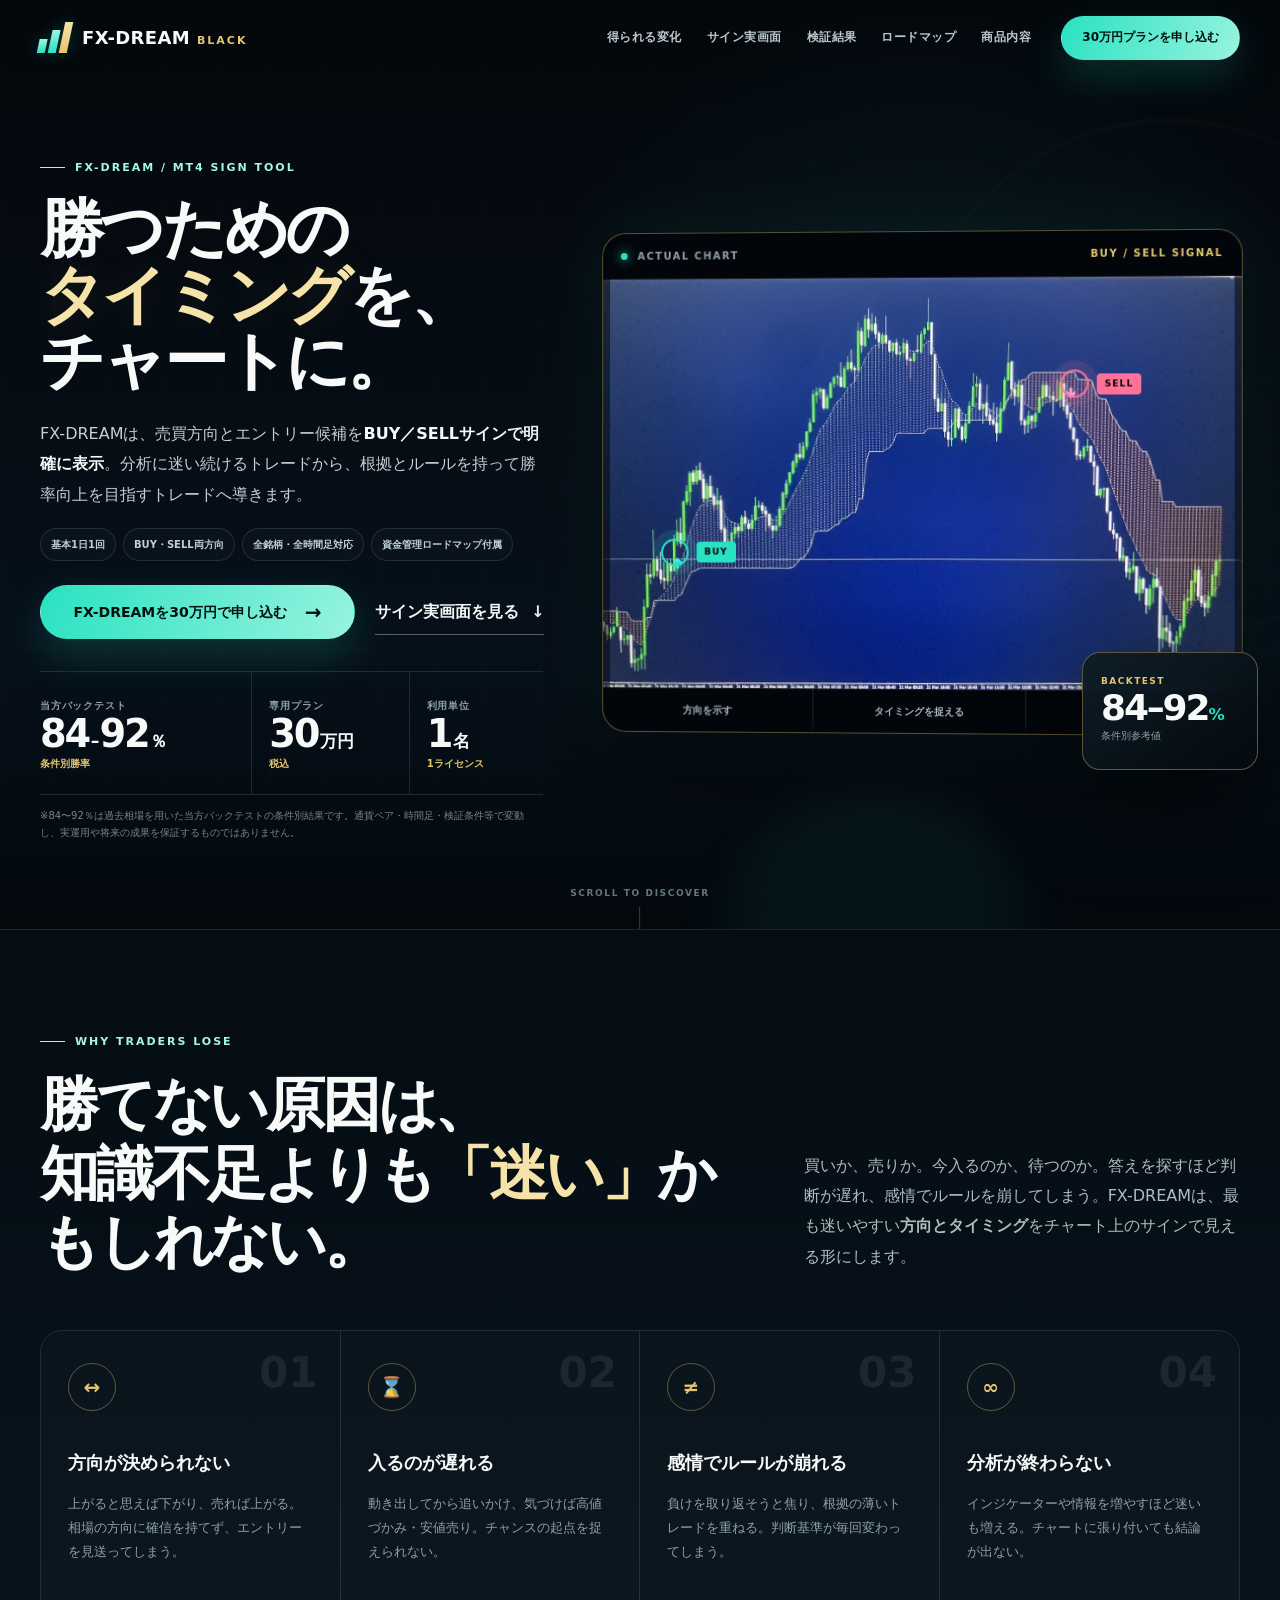
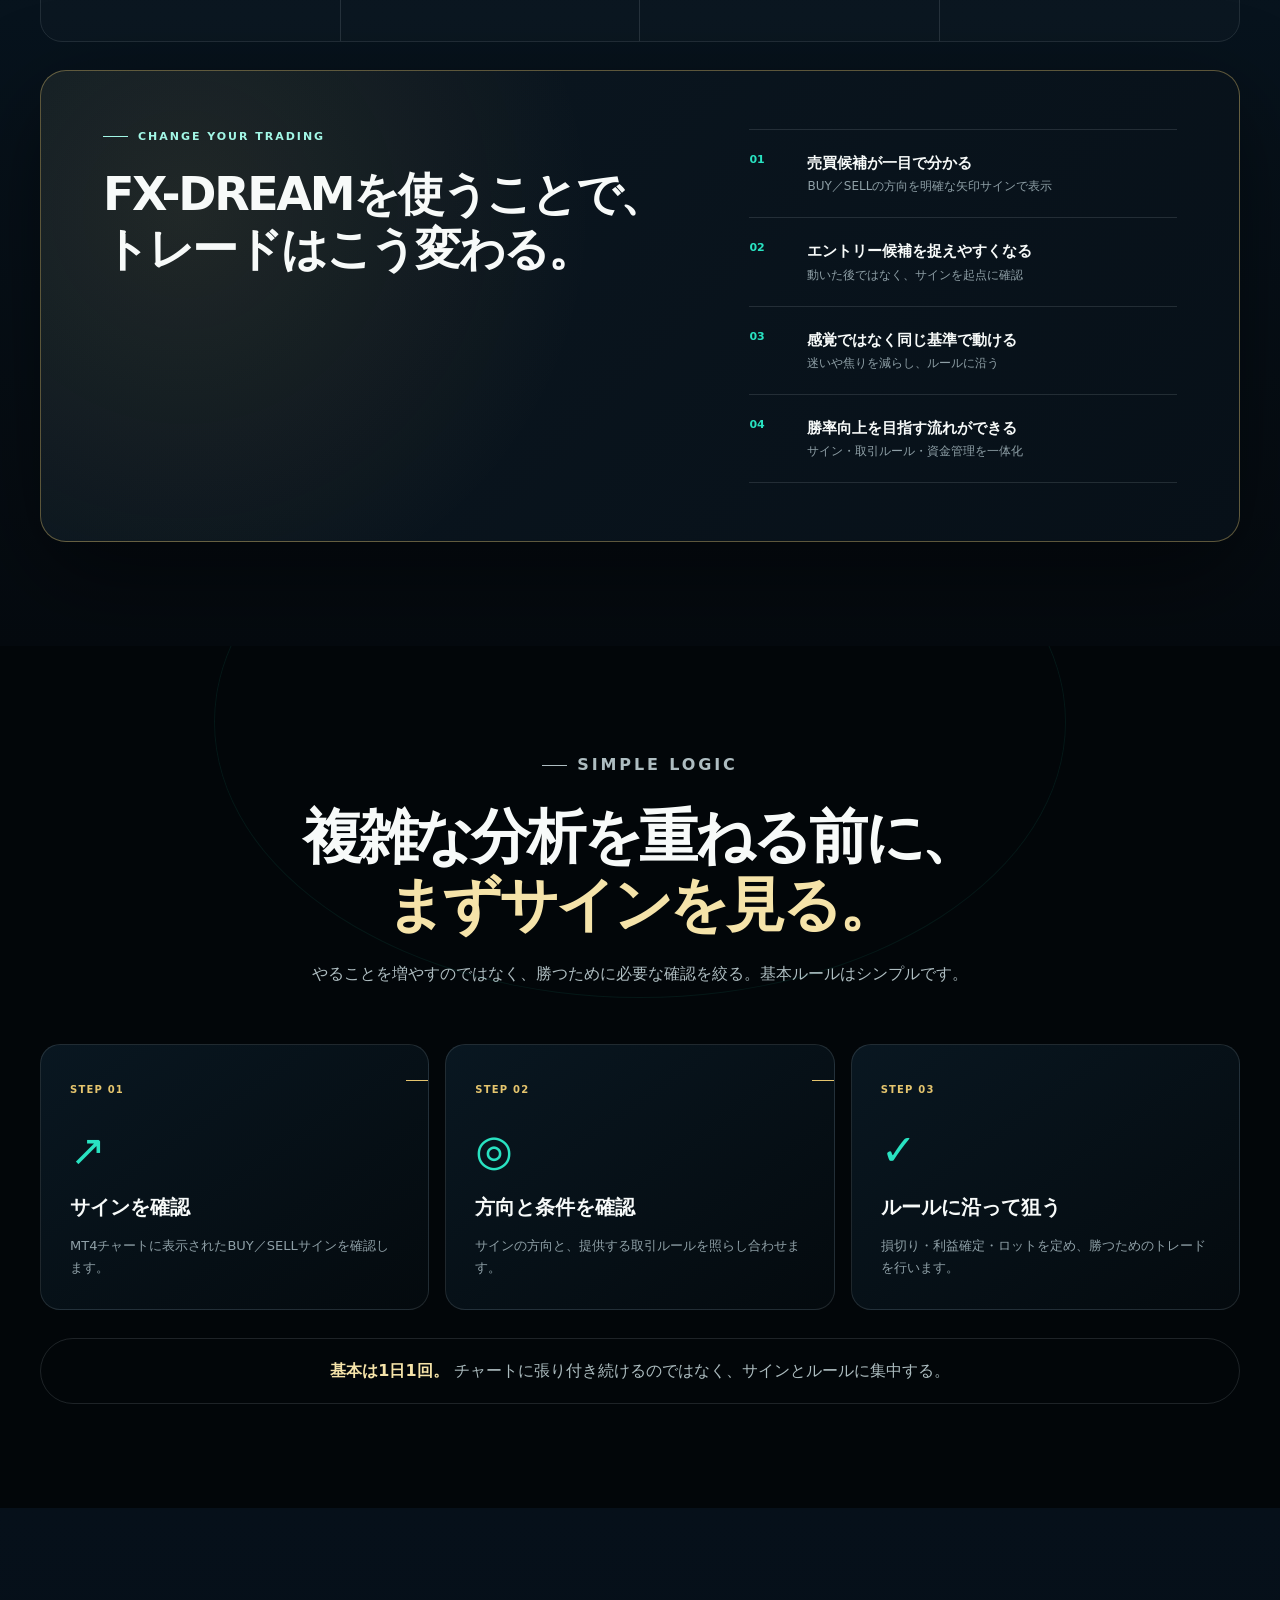
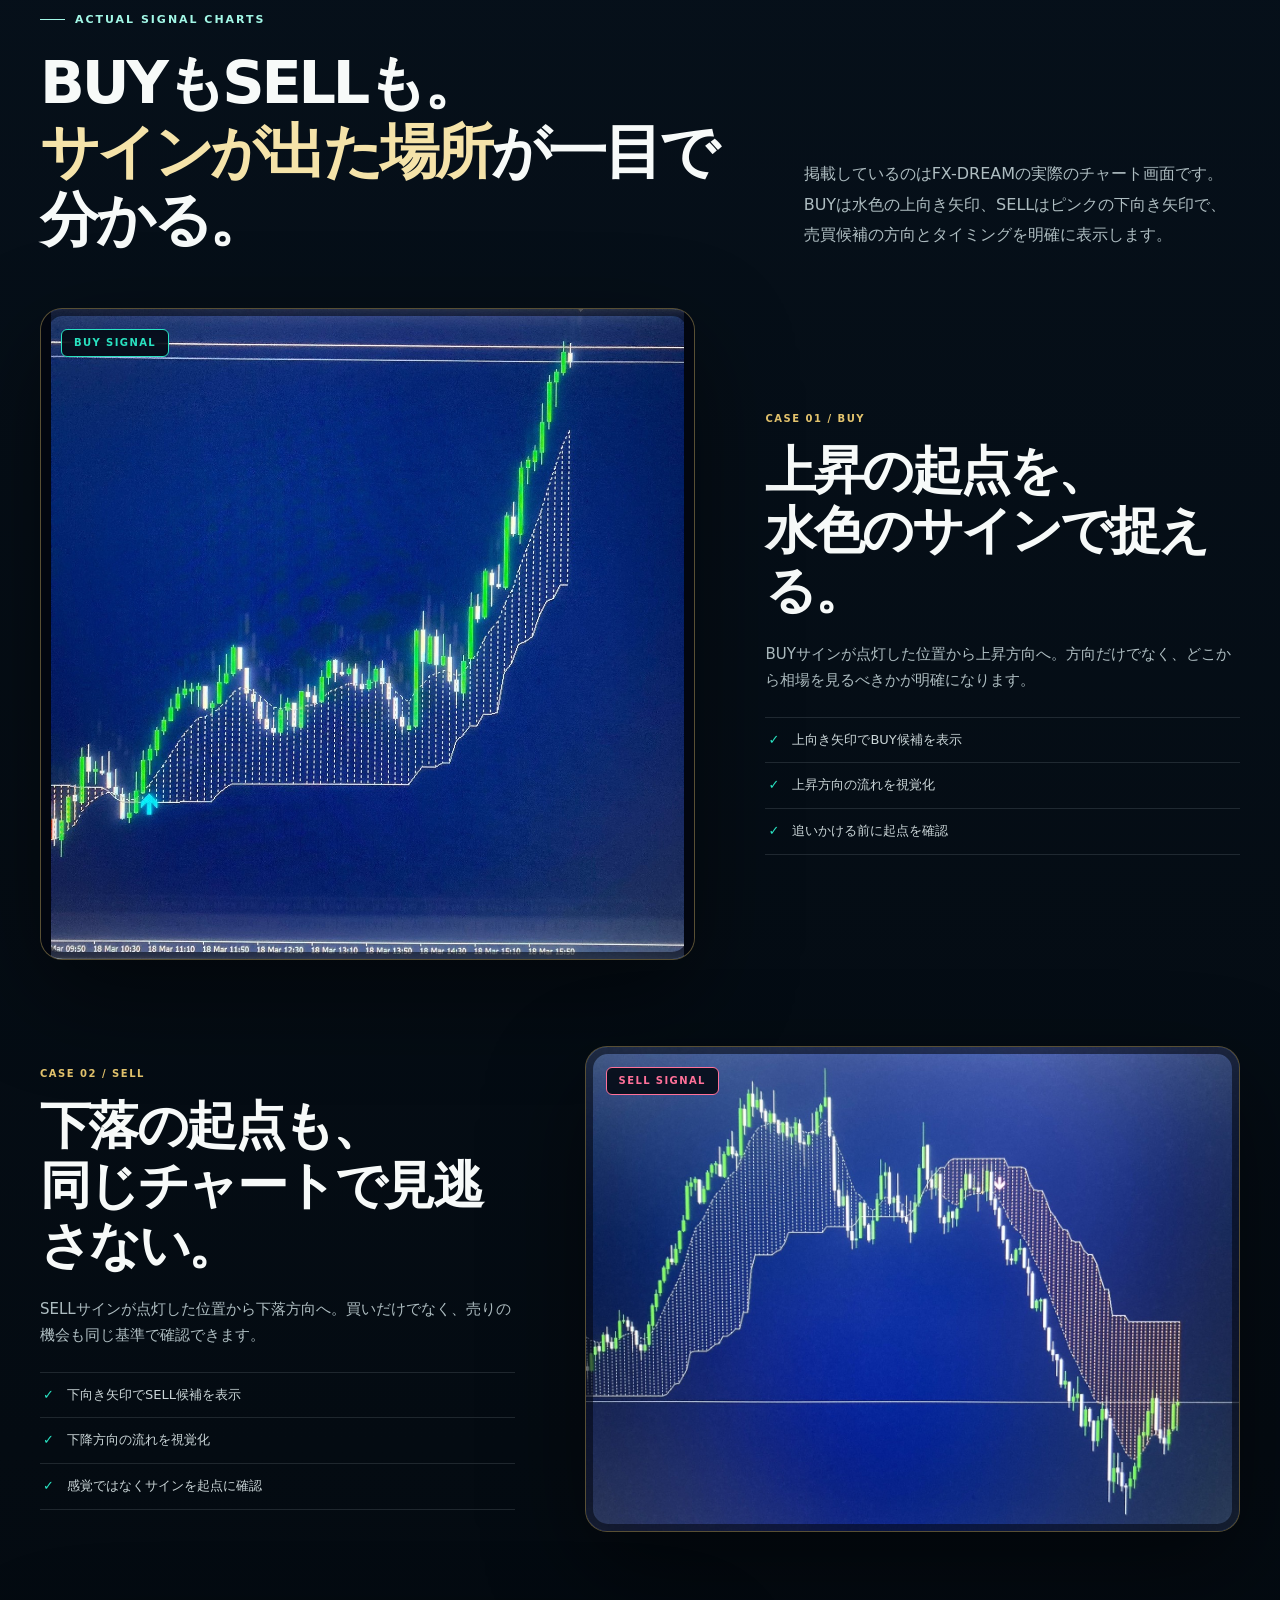
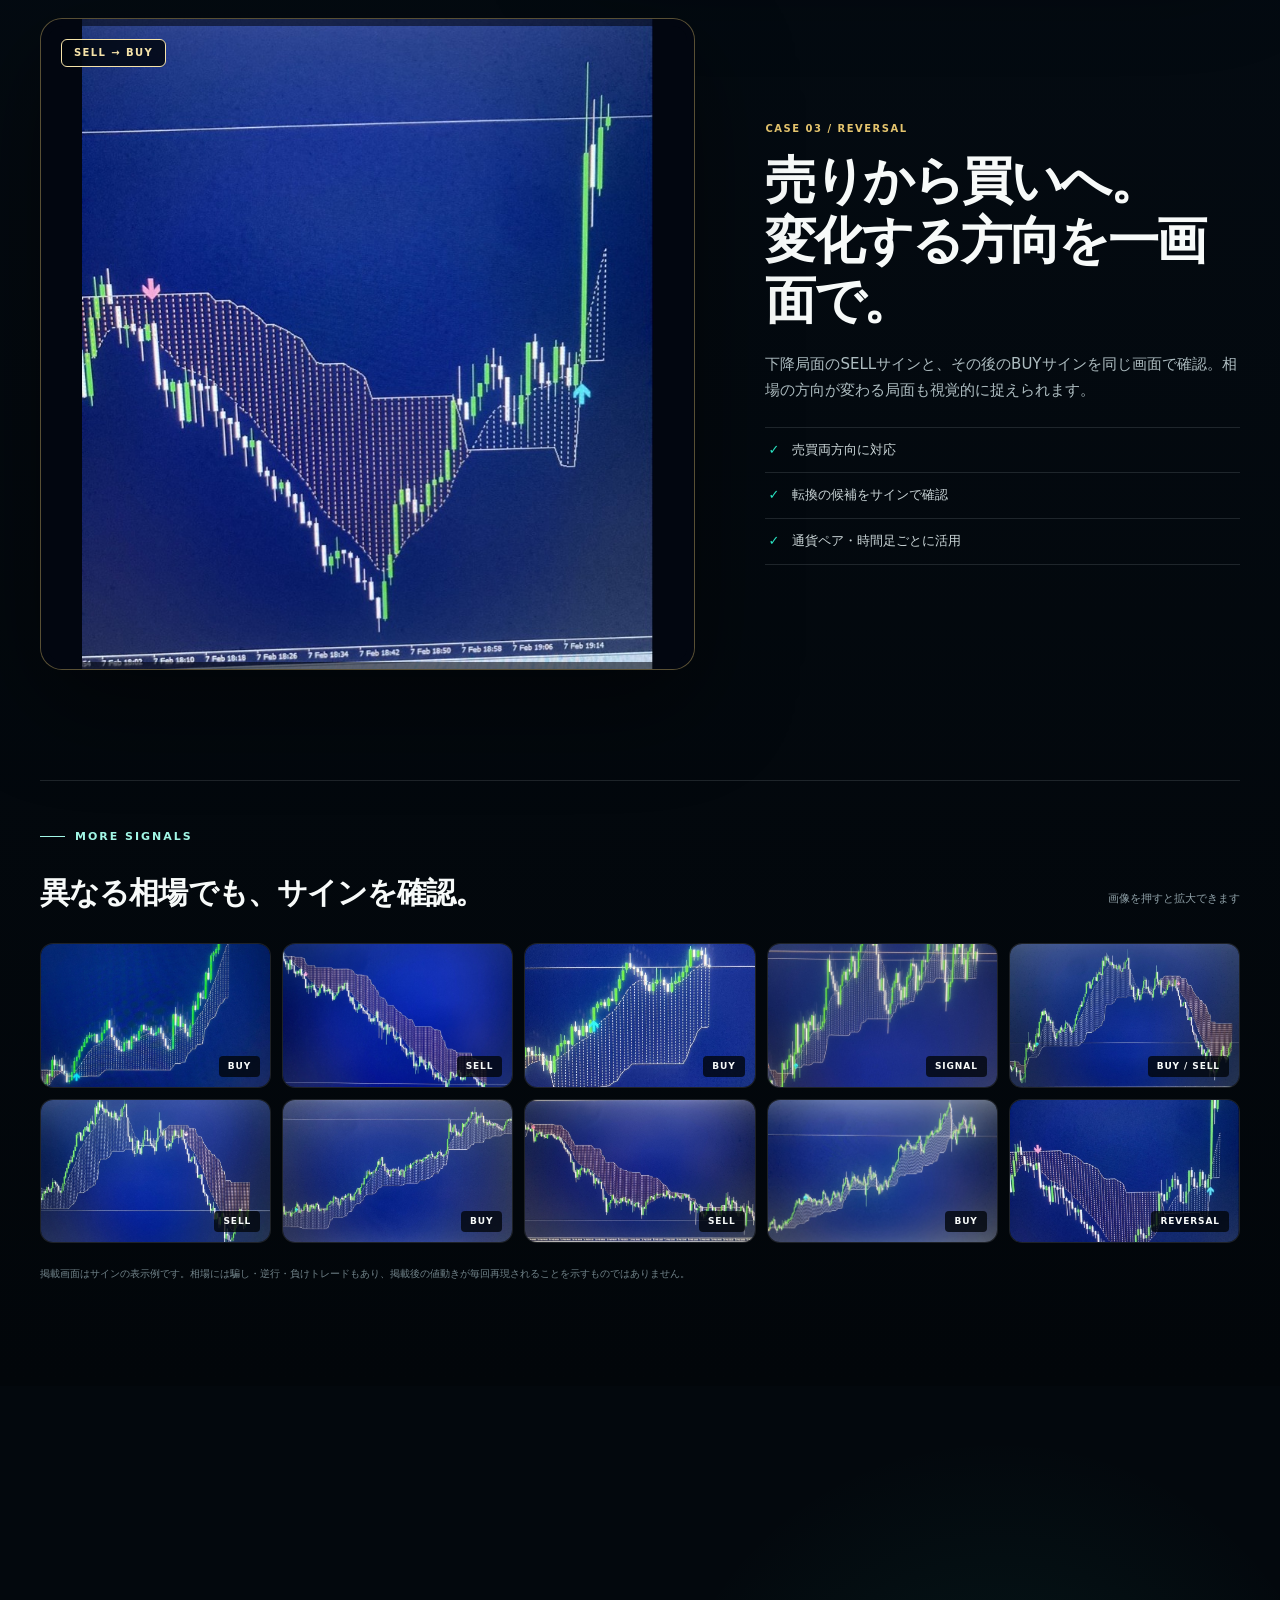
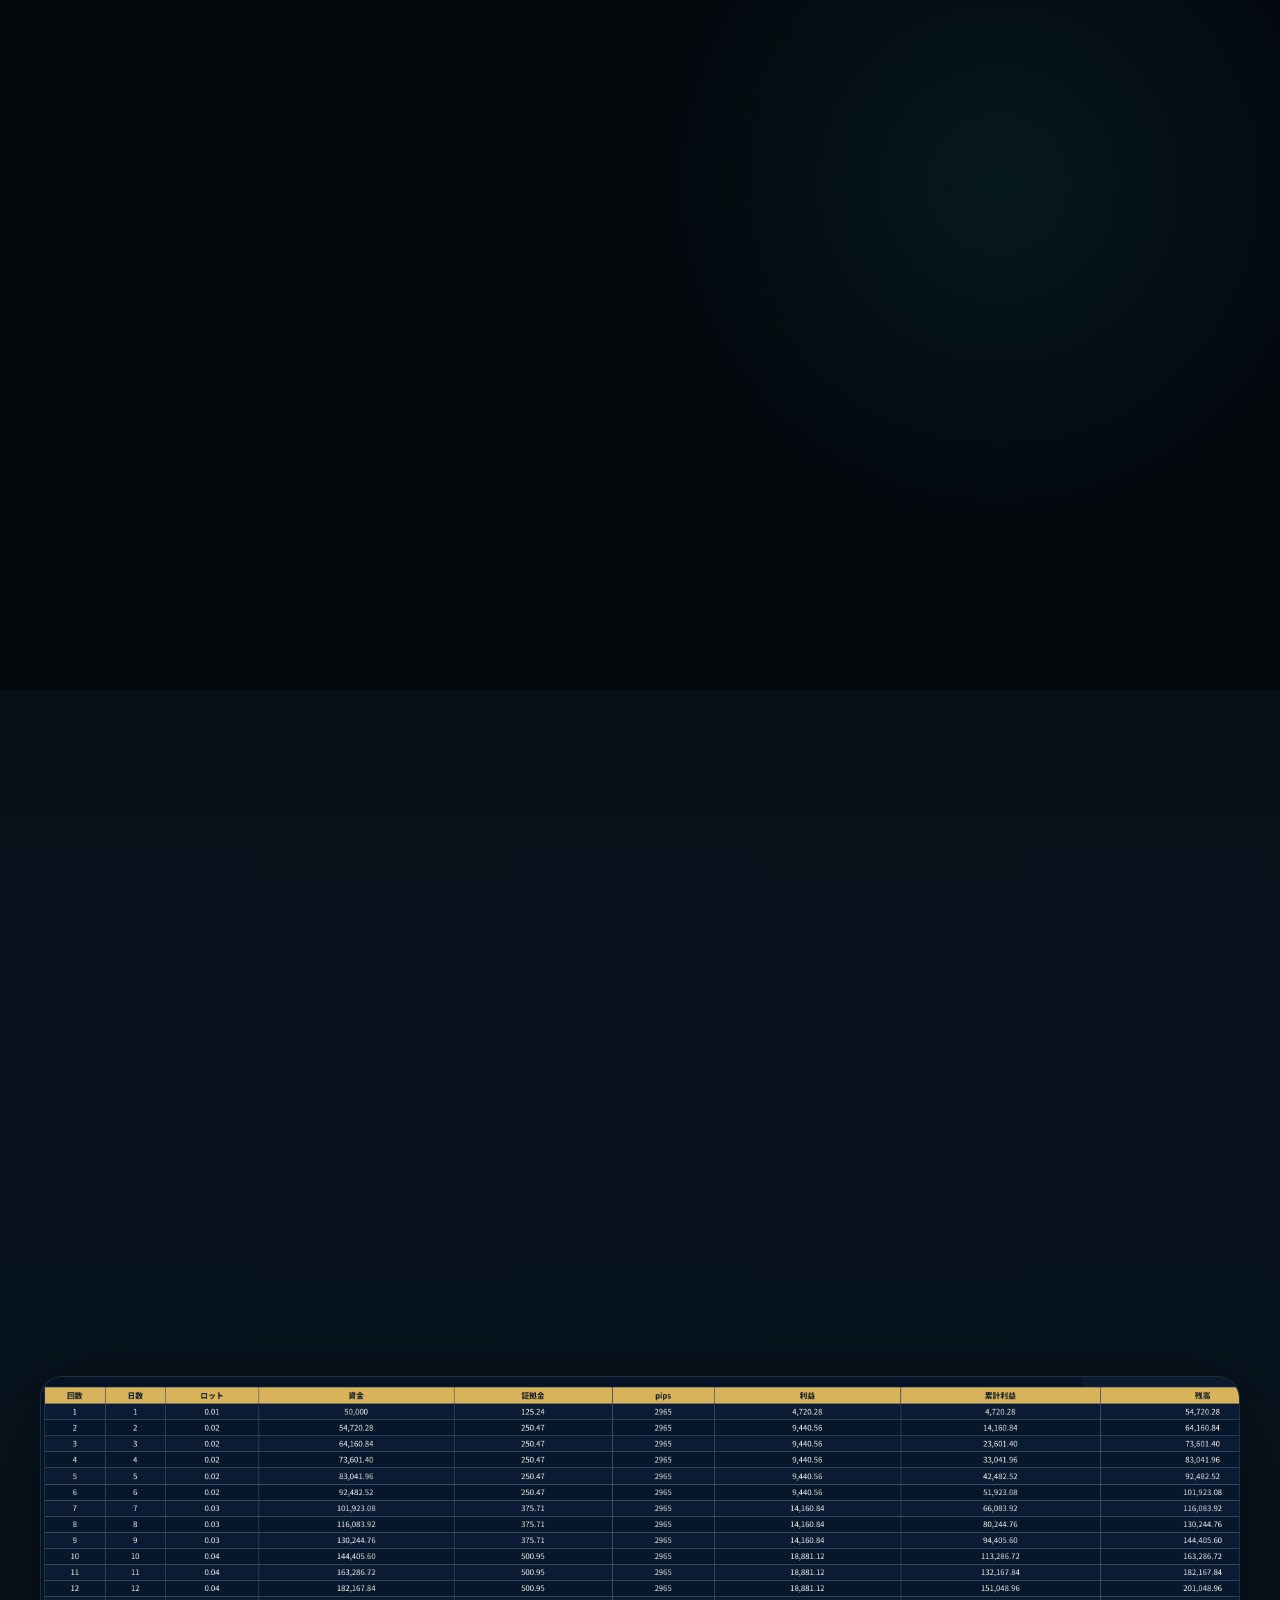
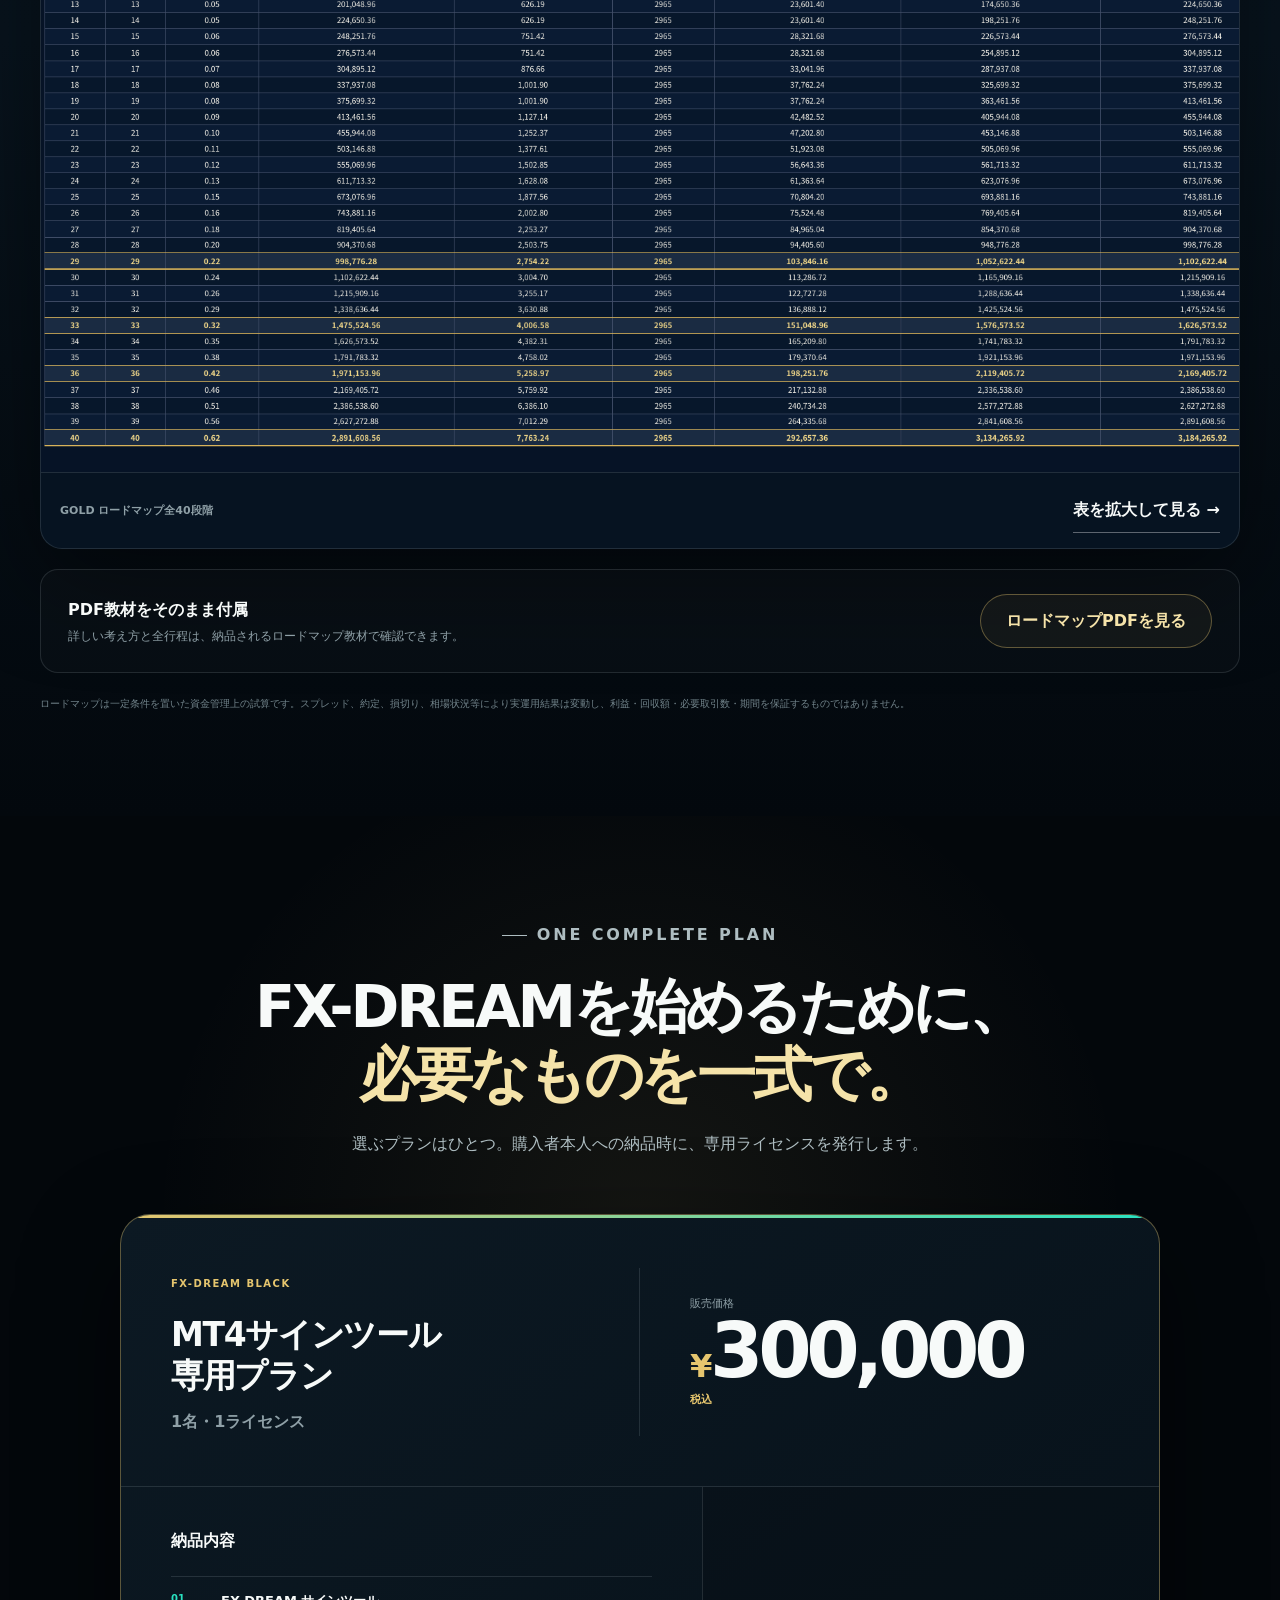
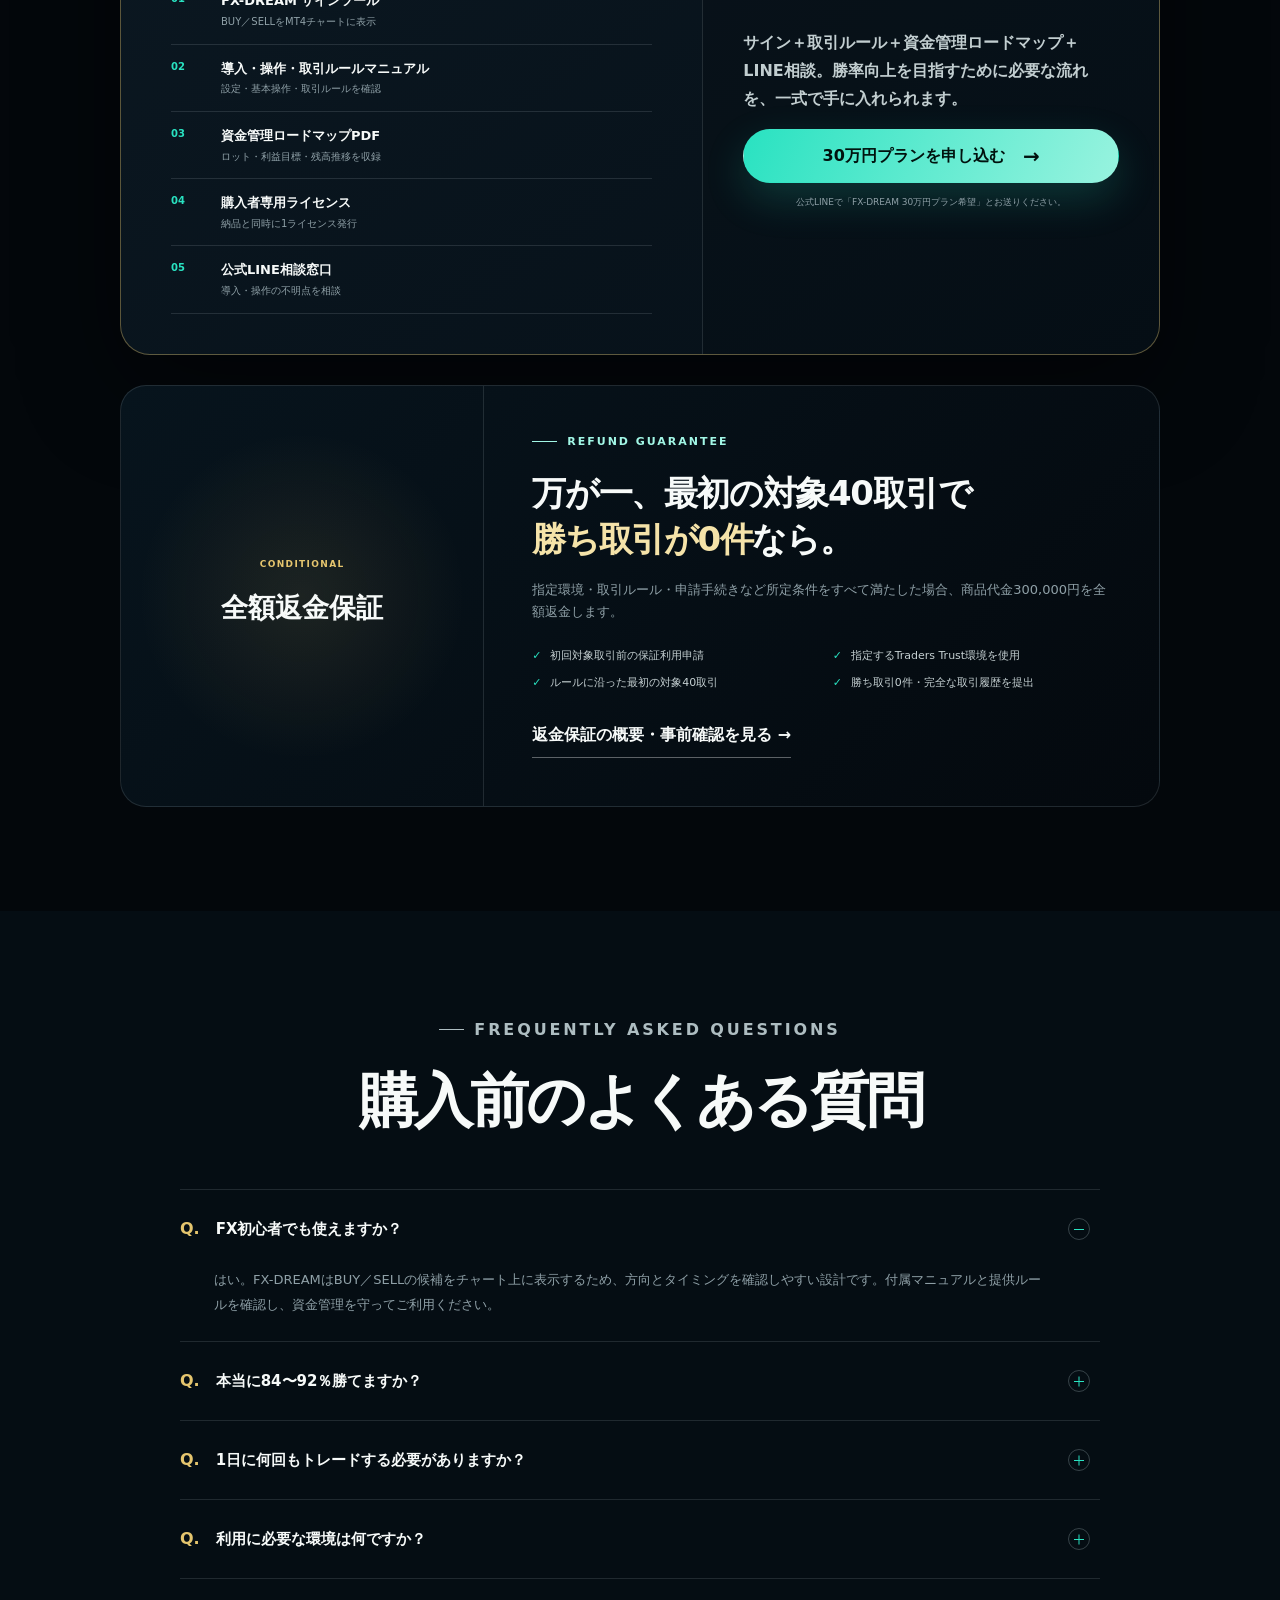
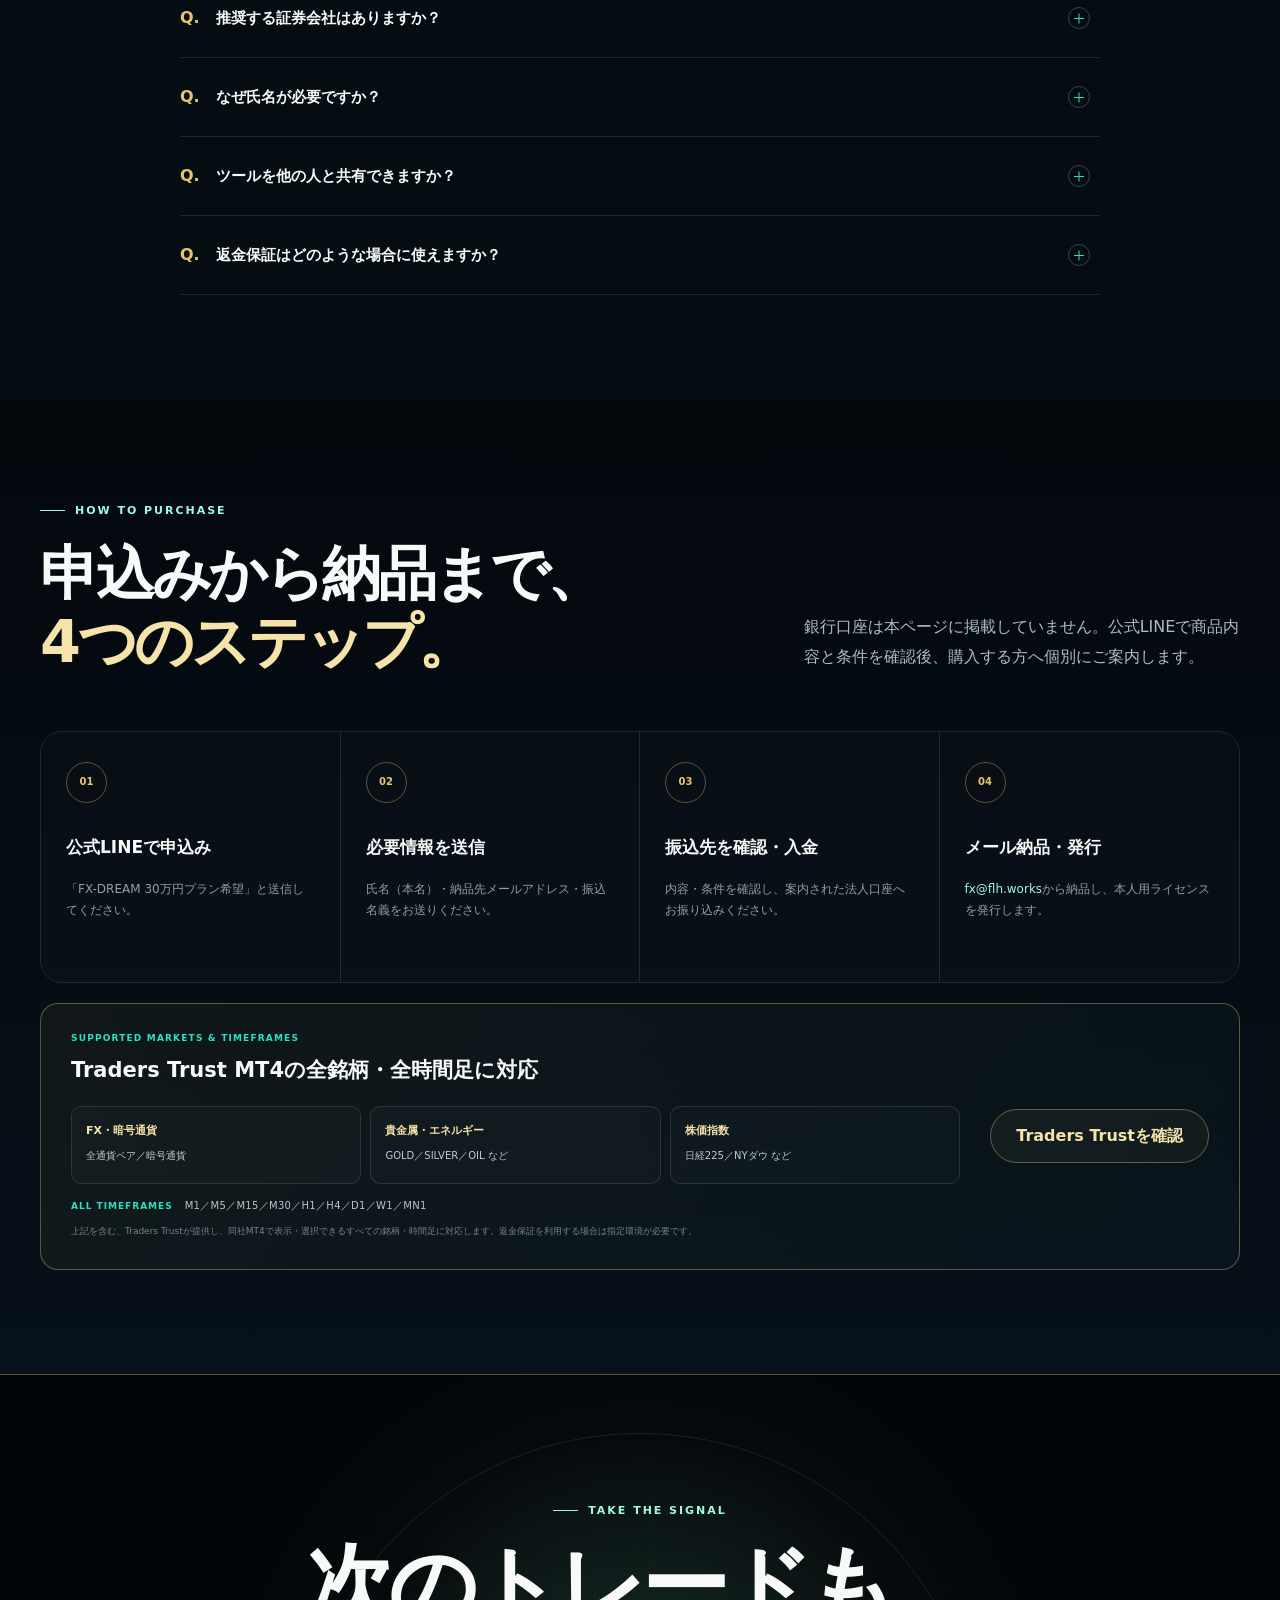
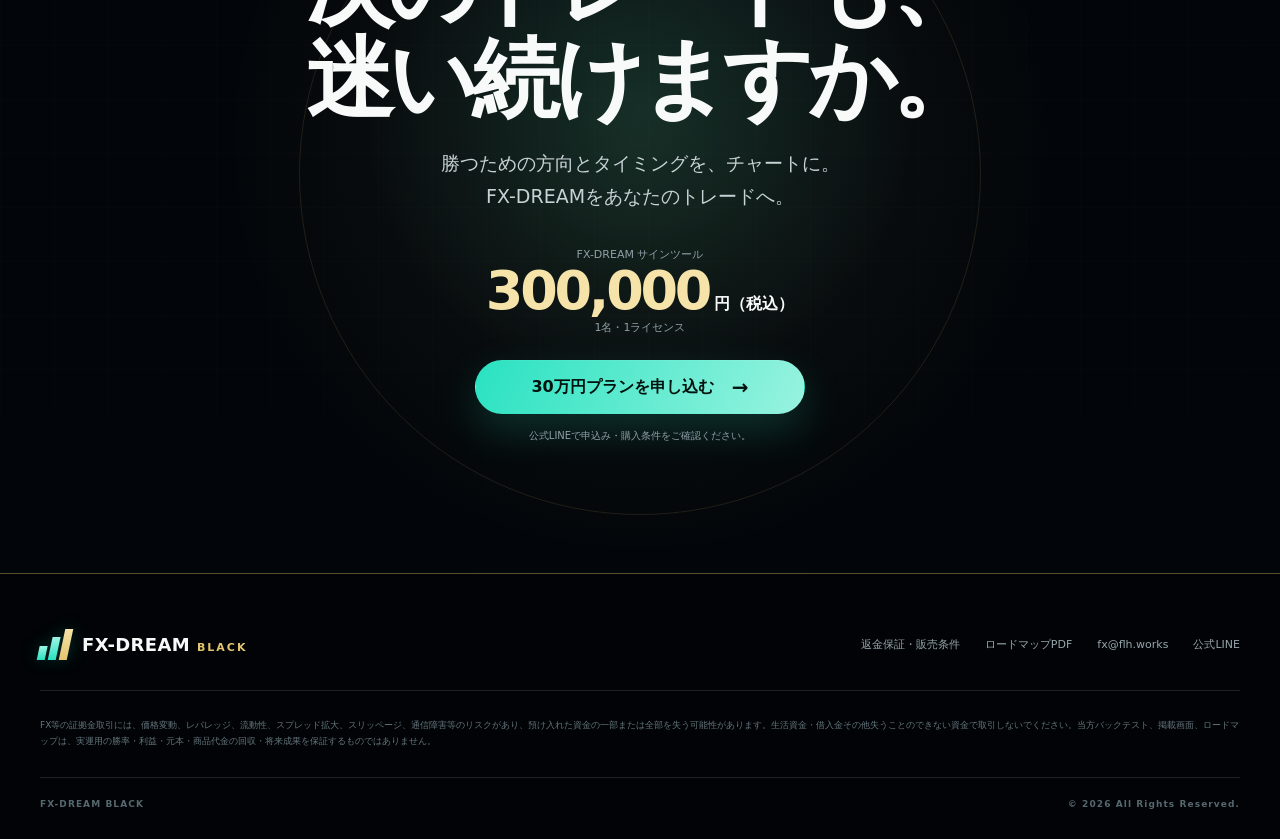
<file: index.html>
<!doctype html>
<html lang="ja">
<head>
  <meta charset="utf-8">
  <meta name="viewport" content="width=device-width, initial-scale=1, viewport-fit=cover">
  <meta name="description" content="FX-DREAM BLACKは、BUY／SELLのエントリー候補をMT4チャート上に表示し、勝率向上を目指すためのFXサインツールです。当方バックテスト条件別84〜92％、30万円・1名1ライセンス。">
  <meta name="theme-color" content="#05080d">
  <meta property="og:title" content="FX-DREAM BLACK｜勝つためのタイミングを、チャートに。">
  <meta property="og:description" content="方向とエントリーの迷いを減らし、ルールに沿ったトレードで勝率向上を目指すMT4サインツール。">
  <meta property="og:type" content="website">
  <title>FX-DREAM BLACK｜勝率向上を目指すMT4サインツール</title>
  <link rel="stylesheet" href="assets/css/styles.css?v=20260831-v11">
  <script src="assets/js/main.js?v=20260831-v9" defer></script>
</head>
<body>
  <a class="skip-link" href="#main">本文へ移動</a>

  <header class="site-header" data-header>
    <div class="container header-inner">
      <a class="brand" href="#top" aria-label="FX-DREAM BLACK トップへ">
        <span class="brand-mark" aria-hidden="true"><i></i><i></i><i></i></span>
        <span class="brand-name"><strong>FX-DREAM</strong><em>BLACK</em></span>
      </a>
      <nav class="desktop-nav" aria-label="メインメニュー">
        <a href="#benefits">得られる変化</a><a href="#screens">サイン実画面</a><a href="#evidence">検証結果</a><a href="#roadmap">ロードマップ</a><a href="#plan">商品内容</a>
      </nav>
      <a class="button header-cta" href="https://lin.ee/Pple6nd" target="_blank" rel="noopener noreferrer">30万円プランを申し込む</a>
      <button class="menu-button" type="button" aria-label="メニューを開く" aria-expanded="false" data-menu-button><span></span><span></span></button>
    </div>
    <nav class="mobile-nav" aria-label="モバイルメニュー" aria-hidden="true" inert data-mobile-nav>
      <a href="#benefits">得られる変化</a><a href="#screens">サイン実画面</a><a href="#evidence">検証結果</a><a href="#roadmap">ロードマップ</a><a href="#plan">商品内容</a><a href="#flow">購入方法</a>
    </nav>
  </header>

  <main id="main">
    <section class="hero" id="top" aria-labelledby="hero-title">
      <div class="hero-grid" aria-hidden="true"></div><div class="hero-orb orb-one" aria-hidden="true"></div><div class="hero-orb orb-two" aria-hidden="true"></div>
      <div class="container hero-layout">
        <div class="hero-copy reveal">
          <p class="eyebrow"><span></span>FX-DREAM / MT4 SIGN TOOL</p>
          <h1 id="hero-title"><span>勝つための</span><span><em>タイミング</em>を、</span><span>チャートに。</span></h1>
          <p class="hero-lead">FX-DREAMは、売買方向とエントリー候補を<strong>BUY／SELLサインで明確に表示</strong>。分析に迷い続けるトレードから、根拠とルールを持って勝率向上を目指すトレードへ導きます。</p>
          <div class="hero-tags"><span>基本1日1回</span><span>BUY・SELL両方向</span><span>全銘柄・全時間足対応</span><span>資金管理ロードマップ付属</span></div>
          <div class="hero-actions"><a class="button button-primary" href="https://lin.ee/Pple6nd" target="_blank" rel="noopener noreferrer">FX-DREAMを30万円で申し込む<span aria-hidden="true">→</span></a><a class="text-button" href="#screens">サイン実画面を見る<span aria-hidden="true">↓</span></a></div>
          <div class="hero-stats" aria-label="商品概要">
            <div><span>当方バックテスト</span><strong>84<small>–</small>92<small>％</small></strong><em>条件別勝率</em></div>
            <div><span>専用プラン</span><strong>30<small>万円</small></strong><em>税込</em></div>
            <div><span>利用単位</span><strong>1<small>名</small></strong><em>1ライセンス</em></div>
          </div>
          <p class="micro-note">※84〜92％は過去相場を用いた当方バックテストの条件別結果です。通貨ペア・時間足・検証条件等で変動し、実運用や将来の成果を保証するものではありません。</p>
        </div>

        <div class="hero-visual reveal" data-delay="120">
          <div class="chart-shell">
            <div class="chart-shell-top"><span class="live-dot"></span><strong>ACTUAL CHART</strong><em>BUY / SELL SIGNAL</em></div>
            <div class="chart-stage">
              <img src="assets/charts/hero.jpg" alt="FX-DREAMのBUYサインとSELLサインが表示されたチャート実画面" width="1477" height="950" fetchpriority="high">
              <span class="signal-pin pin-buy" aria-label="BUYサインの位置"><i></i><b>BUY</b></span><span class="signal-pin pin-sell" aria-label="SELLサインの位置"><i></i><b>SELL</b></span>
            </div>
            <div class="chart-shell-bottom"><span>方向を示す</span><span>タイミングを捉える</span><span>迷いを減らす</span></div>
          </div>
          <div class="floating-proof"><span>BACKTEST</span><strong>84–92<small>%</small></strong><em>条件別参考値</em></div>
        </div>
      </div>
      <div class="hero-bottom-line" aria-hidden="true"><span>SCROLL TO DISCOVER</span></div>
    </section>

    <section class="problem-section section" id="benefits" aria-labelledby="problem-title">
      <div class="container">
        <header class="section-heading split-heading reveal">
          <div><p class="eyebrow"><span></span>WHY TRADERS LOSE</p><h2 id="problem-title">勝てない原因は、<br>知識不足よりも<span>「迷い」</span>かもしれない。</h2></div>
          <p>買いか、売りか。今入るのか、待つのか。答えを探すほど判断が遅れ、感情でルールを崩してしまう。FX-DREAMは、最も迷いやすい<strong>方向とタイミング</strong>をチャート上のサインで見える形にします。</p>
        </header>
        <div class="pain-grid">
          <article class="pain-card reveal"><span>01</span><div class="pain-icon" aria-hidden="true">↔</div><h3>方向が決められない</h3><p>上がると思えば下がり、売れば上がる。相場の方向に確信を持てず、エントリーを見送ってしまう。</p></article>
          <article class="pain-card reveal" data-delay="70"><span>02</span><div class="pain-icon" aria-hidden="true">⌛</div><h3>入るのが遅れる</h3><p>動き出してから追いかけ、気づけば高値づかみ・安値売り。チャンスの起点を捉えられない。</p></article>
          <article class="pain-card reveal" data-delay="140"><span>03</span><div class="pain-icon" aria-hidden="true">≠</div><h3>感情でルールが崩れる</h3><p>負けを取り返そうと焦り、根拠の薄いトレードを重ねる。判断基準が毎回変わってしまう。</p></article>
          <article class="pain-card reveal" data-delay="210"><span>04</span><div class="pain-icon" aria-hidden="true">∞</div><h3>分析が終わらない</h3><p>インジケーターや情報を増やすほど迷いも増える。チャートに張り付いても結論が出ない。</p></article>
        </div>
        <div class="transformation reveal">
          <div class="transform-copy"><p class="eyebrow"><span></span>CHANGE YOUR TRADING</p><h2>FX-DREAMを使うことで、<br>トレードはこう変わる。</h2></div>
          <div class="benefit-list">
            <div><i>01</i><p><strong>売買候補が一目で分かる</strong><span>BUY／SELLの方向を明確な矢印サインで表示</span></p></div>
            <div><i>02</i><p><strong>エントリー候補を捉えやすくなる</strong><span>動いた後ではなく、サインを起点に確認</span></p></div>
            <div><i>03</i><p><strong>感覚ではなく同じ基準で動ける</strong><span>迷いや焦りを減らし、ルールに沿う</span></p></div>
            <div><i>04</i><p><strong>勝率向上を目指す流れができる</strong><span>サイン・取引ルール・資金管理を一体化</span></p></div>
          </div>
        </div>
      </div>
    </section>

    <section class="logic-section section" aria-labelledby="logic-title">
      <div class="container">
        <header class="section-heading center-heading reveal"><p class="eyebrow"><span></span>SIMPLE LOGIC</p><h2 id="logic-title">複雑な分析を重ねる前に、<br><span>まずサインを見る。</span></h2><p>やることを増やすのではなく、勝つために必要な確認を絞る。基本ルールはシンプルです。</p></header>
        <ol class="logic-flow">
          <li class="reveal"><span>STEP 01</span><i aria-hidden="true">↗</i><h3>サインを確認</h3><p>MT4チャートに表示されたBUY／SELLサインを確認します。</p></li>
          <li class="reveal" data-delay="90"><span>STEP 02</span><i aria-hidden="true">◎</i><h3>方向と条件を確認</h3><p>サインの方向と、提供する取引ルールを照らし合わせます。</p></li>
          <li class="reveal" data-delay="180"><span>STEP 03</span><i aria-hidden="true">✓</i><h3>ルールに沿って狙う</h3><p>損切り・利益確定・ロットを定め、勝つためのトレードを行います。</p></li>
        </ol>
        <p class="logic-tagline reveal"><strong>基本は1日1回。</strong> チャートに張り付き続けるのではなく、サインとルールに集中する。</p>
      </div>
    </section>

    <section class="screens-section section" id="screens" aria-labelledby="screens-title">
      <div class="container">
        <header class="section-heading split-heading reveal">
          <div><p class="eyebrow"><span></span>ACTUAL SIGNAL CHARTS</p><h2 id="screens-title">BUYもSELLも。<br><span>サインが出た場所</span>が一目で分かる。</h2></div>
          <p>掲載しているのはFX-DREAMの実際のチャート画面です。BUYは水色の上向き矢印、SELLはピンクの下向き矢印で、売買候補の方向とタイミングを明確に表示します。</p>
        </header>

        <article class="signal-feature signal-buy reveal">
          <div class="signal-image portrait"><img src="assets/charts/buy.jpg" alt="水色のBUYサイン点灯後に上昇したチャート実画面" width="1256" height="1290" loading="lazy"><span class="image-label buy-label">BUY SIGNAL</span></div>
          <div class="signal-copy"><span>CASE 01 / BUY</span><h3>上昇の起点を、<br>水色のサインで捉える。</h3><p>BUYサインが点灯した位置から上昇方向へ。方向だけでなく、どこから相場を見るべきかが明確になります。</p><ul><li>上向き矢印でBUY候補を表示</li><li>上昇方向の流れを視覚化</li><li>追いかける前に起点を確認</li></ul></div>
        </article>
        <article class="signal-feature signal-sell reverse reveal">
          <div class="signal-image landscape"><img src="assets/charts/sell.jpg" alt="ピンクのSELLサイン点灯後に下落したチャート実画面" width="1477" height="1094" loading="lazy"><span class="image-label sell-label">SELL SIGNAL</span></div>
          <div class="signal-copy"><span>CASE 02 / SELL</span><h3>下落の起点も、<br>同じチャートで見逃さない。</h3><p>SELLサインが点灯した位置から下落方向へ。買いだけでなく、売りの機会も同じ基準で確認できます。</p><ul><li>下向き矢印でSELL候補を表示</li><li>下降方向の流れを視覚化</li><li>感覚ではなくサインを起点に確認</li></ul></div>
        </article>
        <article class="signal-feature signal-reversal reveal">
          <div class="signal-image portrait"><img src="assets/charts/reversal.jpg" alt="SELLサインからBUYサインへの転換が表示されたチャート実画面" width="751" height="854" loading="lazy"><span class="image-label both-label">SELL → BUY</span></div>
          <div class="signal-copy"><span>CASE 03 / REVERSAL</span><h3>売りから買いへ。<br>変化する方向を一画面で。</h3><p>下降局面のSELLサインと、その後のBUYサインを同じ画面で確認。相場の方向が変わる局面も視覚的に捉えられます。</p><ul><li>売買両方向に対応</li><li>転換の候補をサインで確認</li><li>通貨ペア・時間足ごとに活用</li></ul></div>
        </article>

        <div class="gallery-block reveal">
          <div class="gallery-heading"><div><p class="eyebrow"><span></span>MORE SIGNALS</p><h3>異なる相場でも、サインを確認。</h3></div><p>画像を押すと拡大できます</p></div>
          <div class="gallery-grid">
            <button class="gallery-item" type="button" data-image="assets/charts/gallery-01.jpg" data-caption="BUYサイン表示例"><img src="assets/charts/gallery-01.jpg" alt="BUYサインのチャート表示例" width="1256" height="1290" loading="lazy"><span>BUY</span></button>
            <button class="gallery-item" type="button" data-image="assets/charts/gallery-02.jpg" data-caption="SELL方向のチャート表示例"><img src="assets/charts/gallery-02.jpg" alt="SELL方向のチャート表示例" width="1360" height="1024" loading="lazy"><span>SELL</span></button>
            <button class="gallery-item" type="button" data-image="assets/charts/gallery-03.jpg" data-caption="上昇局面のサイン表示例"><img src="assets/charts/gallery-03.jpg" alt="上昇局面のサイン表示例" width="880" height="1305" loading="lazy"><span>BUY</span></button>
            <button class="gallery-item" type="button" data-image="assets/charts/gallery-04.jpg" data-caption="変動局面のサイン表示例"><img src="assets/charts/gallery-04.jpg" alt="変動局面のサイン表示例" width="1108" height="1015" loading="lazy"><span>SIGNAL</span></button>
            <button class="gallery-item" type="button" data-image="assets/charts/gallery-05.jpg" data-caption="BUYとSELLのサイン表示例"><img src="assets/charts/gallery-05.jpg" alt="BUYとSELLのサイン表示例" width="1477" height="950" loading="lazy"><span>BUY / SELL</span></button>
            <button class="gallery-item" type="button" data-image="assets/charts/gallery-06.jpg" data-caption="SELLサイン表示例"><img src="assets/charts/gallery-06.jpg" alt="SELLサインのチャート表示例" width="1477" height="1094" loading="lazy"><span>SELL</span></button>
            <button class="gallery-item" type="button" data-image="assets/charts/gallery-07.jpg" data-caption="上昇局面のチャート表示例"><img src="assets/charts/gallery-07.jpg" alt="上昇局面のチャート表示例" width="1477" height="842" loading="lazy"><span>BUY</span></button>
            <button class="gallery-item" type="button" data-image="assets/charts/gallery-08.jpg" data-caption="下降局面のチャート表示例"><img src="assets/charts/gallery-08.jpg" alt="下降局面のチャート表示例" width="1477" height="847" loading="lazy"><span>SELL</span></button>
            <button class="gallery-item" type="button" data-image="assets/charts/gallery-09.jpg" data-caption="上昇トレンドのチャート表示例"><img src="assets/charts/gallery-09.jpg" alt="上昇トレンドのチャート表示例" width="1000" height="696" loading="lazy"><span>BUY</span></button>
            <button class="gallery-item" type="button" data-image="assets/charts/gallery-10.jpg" data-caption="SELLからBUYへの転換表示例"><img src="assets/charts/gallery-10.jpg" alt="SELLからBUYへの転換表示例" width="751" height="854" loading="lazy"><span>REVERSAL</span></button>
          </div>
          <p class="section-note">掲載画面はサインの表示例です。相場には騙し・逆行・負けトレードもあり、掲載後の値動きが毎回再現されることを示すものではありません。</p>
        </div>
      </div>
    </section>

    <section class="evidence-section section" id="evidence" aria-labelledby="evidence-title">
      <div class="container evidence-layout">
        <div class="evidence-copy reveal"><p class="eyebrow"><span></span>BACKTEST RESULT</p><h2 id="evidence-title">感覚ではなく、<br><span>過去相場で検証。</span></h2><p>FX-DREAMのサインを過去相場でバックテスト。通貨ペア・時間足などの条件別に、84〜92％の勝率を確認しています。</p><dl class="verification-summary"><div><dt>検証方法</dt><dd>過去相場による当方バックテスト</dd></div><div><dt>比較条件</dt><dd>通貨ペア・時間足等の条件別</dd></div><div><dt>確認範囲</dt><dd>勝率84〜92％</dd></div></dl><div class="evidence-points"><div><i>01</i><p><strong>条件別に検証</strong><span>通貨ペアや時間足の違いを含む結果</span></p></div><div><i>02</i><p><strong>ルール運用の根拠</strong><span>感覚ではなく過去データを参考にできる</span></p></div><div><i>03</i><p><strong>勝率向上を目指す</strong><span>サインと取引ルールを一つの基準に</span></p></div></div></div>
        <div class="score-panel reveal" data-delay="120"><span class="score-kicker">CONDITION-BASED WIN RATE</span><div class="score"><strong>84</strong><i>–</i><strong>92</strong><em>%</em></div><p>当方バックテスト<br>条件別参考範囲</p><div class="score-line"><span style="--score:84%"></span></div><small>過去の検証結果は、実運用および将来の勝率・利益を保証するものではありません。</small></div>
      </div>
    </section>

    <section class="roadmap-section section" id="roadmap" aria-labelledby="roadmap-title">
      <div class="container">
        <header class="section-heading split-heading reveal"><div><p class="eyebrow"><span></span>CAPITAL MANAGEMENT ROADMAP</p><h2 id="roadmap-title">30万円の回収を目標に、<br><span>資金の伸ばし方</span>まで見える。</h2></div><p>サインを受け取って終わりではありません。ロット、利益目標、累計利益、残高の推移をまとめた資金管理ロードマップを付属。次に目指す数字を確認しながら運用できます。</p></header>
        <div class="recovery-story reveal">
          <div class="recovery-intro"><span>GOLD ROADMAP EXAMPLE</span><h3>商品代金30万円は、<br>ロードマップ試算の<span>18段階目</span>で超える設計例。</h3><p>5万円スタートで各段階の目標pipsを順に達成した場合、GOLD試算の18段階目は累計利益325,699.32円。30万円の回収を目指す道筋を、数字で追うことができます。</p></div>
          <div class="milestone-track"><div><i>START</i><strong>50,000<small>円</small></strong><span>運用資金例</span></div><b aria-hidden="true"></b><div class="highlight"><i>STAGE 18</i><strong>325,699<small>円</small></strong><span>累計利益試算</span></div><b aria-hidden="true"></b><div><i>STAGE 40</i><strong>3,134,265<small>円</small></strong><span>累計利益試算</span></div></div>
        </div>
        <figure class="roadmap-figure reveal"><img src="assets/roadmap/gold-roadmap-table.png" alt="GOLD資金管理ロードマップ。ロット、利益、累計利益、残高の40段階推移" width="1724" height="1000" loading="lazy"><figcaption><span>GOLD ロードマップ全40段階</span><button class="text-button roadmap-expand" type="button" data-image="assets/roadmap/gold-roadmap-table.png" data-caption="GOLD資金管理ロードマップ">表を拡大して見る →</button></figcaption></figure>
        <div class="roadmap-actions reveal"><div><strong>PDF教材をそのまま付属</strong><p>詳しい考え方と全行程は、納品されるロードマップ教材で確認できます。</p></div><a class="button button-outline" href="assets/docs/FX-DREAM_資金管理_複利運用ロードマップ教材_修正版.pdf" target="_blank" rel="noopener noreferrer">ロードマップPDFを見る</a></div>
        <p class="section-note">ロードマップは一定条件を置いた資金管理上の試算です。スプレッド、約定、損切り、相場状況等により実運用結果は変動し、利益・回収額・必要取引数・期間を保証するものではありません。</p>
      </div>
    </section>

    <section class="plan-section section" id="plan" aria-labelledby="plan-title">
      <div class="container">
        <header class="section-heading center-heading reveal"><p class="eyebrow"><span></span>ONE COMPLETE PLAN</p><h2 id="plan-title">FX-DREAMを始めるために、<br><span>必要なものを一式で。</span></h2><p>選ぶプランはひとつ。購入者本人への納品時に、専用ライセンスを発行します。</p></header>
        <div class="offer-card reveal">
          <div class="offer-main"><div class="offer-name"><span>FX-DREAM BLACK</span><h3>MT4サインツール<br>専用プラン</h3><p>1名・1ライセンス</p></div><div class="offer-price"><span>販売価格</span><strong><small>¥</small>300,000</strong><em>税込</em></div></div>
          <div class="offer-body">
            <div class="deliverables"><h4>納品内容</h4><ul><li><i>01</i><span><strong>FX-DREAM サインツール</strong><em>BUY／SELLをMT4チャートに表示</em></span></li><li><i>02</i><span><strong>導入・操作・取引ルールマニュアル</strong><em>設定・基本操作・取引ルールを確認</em></span></li><li><i>03</i><span><strong>資金管理ロードマップPDF</strong><em>ロット・利益目標・残高推移を収録</em></span></li><li><i>04</i><span><strong>購入者専用ライセンス</strong><em>納品と同時に1ライセンス発行</em></span></li><li><i>05</i><span><strong>公式LINE相談窓口</strong><em>導入・操作の不明点を相談</em></span></li></ul></div>
            <div class="offer-action"><p><strong>サイン＋取引ルール＋資金管理ロードマップ＋LINE相談。</strong>勝率向上を目指すために必要な流れを、一式で手に入れられます。</p><a class="button button-primary wide" href="https://lin.ee/Pple6nd" target="_blank" rel="noopener noreferrer">30万円プランを申し込む<span aria-hidden="true">→</span></a><small>公式LINEで「FX-DREAM 30万円プラン希望」とお送りください。</small></div>
          </div>
        </div>
        <div class="guarantee-card reveal" id="guarantee">
          <div class="guarantee-badge"><span>CONDITIONAL</span><strong>全額返金保証</strong></div>
          <div class="guarantee-copy"><p class="eyebrow"><span></span>REFUND GUARANTEE</p><h3>万が一、最初の対象40取引で<br><span>勝ち取引が0件</span>なら。</h3><p>指定環境・取引ルール・申請手続きなど所定条件をすべて満たした場合、商品代金300,000円を全額返金します。</p><ul><li>初回対象取引前の保証利用申請</li><li>指定するTraders Trust環境を使用</li><li>ルールに沿った最初の対象40取引</li><li>勝ち取引0件・完全な取引履歴を提出</li></ul><a class="text-button" href="terms.html">返金保証の概要・事前確認を見る →</a></div>
        </div>
      </div>
    </section>

    <section class="faq-section section" id="faq" aria-labelledby="faq-title">
      <div class="narrow"><header class="section-heading center-heading reveal"><p class="eyebrow"><span></span>FREQUENTLY ASKED QUESTIONS</p><h2 id="faq-title">購入前のよくある質問</h2></header>
        <div class="faq-list reveal">
          <details open><summary><span>Q.</span>FX初心者でも使えますか？<i></i></summary><div><p>はい。FX-DREAMはBUY／SELLの候補をチャート上に表示するため、方向とタイミングを確認しやすい設計です。付属マニュアルと提供ルールを確認し、資金管理を守ってご利用ください。</p></div></details>
          <details><summary><span>Q.</span>本当に84〜92％勝てますか？<i></i></summary><div><p>84〜92％は、過去相場を用いた当方バックテストの条件別結果です。通貨ペア・時間足・検証条件等で変動します。勝率向上を目指すための根拠ですが、実運用や将来の勝率・利益を保証するものではなく、騙し・逆行・負けも発生します。</p></div></details>
          <details><summary><span>Q.</span>1日に何回もトレードする必要がありますか？<i></i></summary><div><p>基本ルールは1日1回です。回数を増やすより、サインとルールに沿った1回を積み重ねることを重視します。</p></div></details>
          <details><summary><span>Q.</span>利用に必要な環境は何ですか？<i></i></summary><div><p>ツールを稼働させるWindows PCまたはVPSと、MT4環境が必要です。スマートフォンだけではツール本体を稼働できません。</p></div></details>
          <details><summary><span>Q.</span>推奨する証券会社はありますか？<i></i></summary><div><p>ロードマップの検証基準に合わせるため、Traders Trustを推奨しています。返金保証を利用する場合は、指定するTraders Trust環境が必要です。</p></div></details>
          <details><summary><span>Q.</span>なぜ氏名が必要ですか？<i></i></summary><div><p>申込者と振込名義の照合、本人用ライセンスの発行、納品、サポート、返金時の本人確認に必要なためです。これらの目的に必要な範囲で使用します。</p></div></details>
          <details><summary><span>Q.</span>ツールを他の人と共有できますか？<i></i></summary><div><p>できません。1名につき1ライセンスを発行します。第三者との共有、譲渡、転売、再配布は禁止です。</p></div></details>
          <details><summary><span>Q.</span>返金保証はどのような場合に使えますか？<i></i></summary><div><p>保証開始前の申請、指定環境、提供ルール、最初の対象40取引、勝ち取引0件、完全な取引履歴など、すべての条件を満たした場合に商品代金30万円を返金します。詳細は返金保証・販売条件をご確認ください。</p></div></details>
        </div>
      </div>
    </section>

    <section class="flow-section section" id="flow" aria-labelledby="flow-title">
      <div class="container">
        <header class="section-heading split-heading reveal"><div><p class="eyebrow"><span></span>HOW TO PURCHASE</p><h2 id="flow-title">申込みから納品まで、<br><span>4つのステップ。</span></h2></div><p>銀行口座は本ページに掲載していません。公式LINEで商品内容と条件を確認後、購入する方へ個別にご案内します。</p></header>
        <ol class="purchase-flow">
          <li class="reveal"><span>01</span><h3>公式LINEで申込み</h3><p>「FX-DREAM 30万円プラン希望」と送信してください。</p></li>
          <li class="reveal" data-delay="70"><span>02</span><h3>必要情報を送信</h3><p>氏名（本名）・納品先メールアドレス・振込名義をお送りください。</p></li>
          <li class="reveal" data-delay="140"><span>03</span><h3>振込先を確認・入金</h3><p>内容・条件を確認し、案内された法人口座へお振り込みください。</p></li>
          <li class="reveal" data-delay="210"><span>04</span><h3>メール納品・発行</h3><p><a href="mailto:fx@flh.works">fx@flh.works</a>から納品し、本人用ライセンスを発行します。</p></li>
        </ol>
        <div class="broker-strip reveal">
          <div class="broker-info">
            <span>SUPPORTED MARKETS &amp; TIMEFRAMES</span><strong>Traders Trust MT4の全銘柄・全時間足に対応</strong>
            <div class="broker-coverage" aria-label="対応する主な銘柄">
              <div><b>FX・暗号通貨</b><em>全通貨ペア／暗号通貨</em></div>
              <div><b>貴金属・エネルギー</b><em>GOLD／SILVER／OIL など</em></div>
              <div><b>株価指数</b><em>日経225／NYダウ など</em></div>
            </div>
            <p class="broker-timeframes"><b>ALL TIMEFRAMES</b><span>M1／M5／M15／M30／H1／H4／D1／W1／MN1</span></p>
            <small>上記を含む、Traders Trustが提供し、同社MT4で表示・選択できるすべての銘柄・時間足に対応します。返金保証を利用する場合は指定環境が必要です。</small>
          </div>
          <a class="button button-outline" href="https://my.traders-trust.com/ja/links/go/2491" target="_blank" rel="noopener noreferrer sponsored nofollow">Traders Trustを確認</a>
        </div>
      </div>
    </section>

    <section class="closing" aria-labelledby="closing-title">
      <div class="closing-grid" aria-hidden="true"></div>
      <div class="container closing-inner reveal"><p class="eyebrow"><span></span>TAKE THE SIGNAL</p><h2 id="closing-title">次のトレードも、<br>迷い続けますか。</h2><p>勝つための方向とタイミングを、チャートに。<br>FX-DREAMをあなたのトレードへ。</p><div class="closing-price"><span>FX-DREAM サインツール</span><strong>300,000<small>円（税込）</small></strong><em>1名・1ライセンス</em></div><a class="button button-primary closing-button" href="https://lin.ee/Pple6nd" target="_blank" rel="noopener noreferrer">30万円プランを申し込む<span aria-hidden="true">→</span></a><small>公式LINEで申込み・購入条件をご確認ください。</small></div>
    </section>
  </main>

  <footer class="site-footer">
    <div class="container footer-top"><a class="brand footer-brand" href="#top"><span class="brand-mark" aria-hidden="true"><i></i><i></i><i></i></span><span class="brand-name"><strong>FX-DREAM</strong><em>BLACK</em></span></a><div class="footer-links"><a href="terms.html">返金保証・販売条件</a><a href="assets/docs/FX-DREAM_資金管理_複利運用ロードマップ教材_修正版.pdf" target="_blank" rel="noopener noreferrer">ロードマップPDF</a><a href="mailto:fx@flh.works">fx@flh.works</a><a href="https://lin.ee/Pple6nd" target="_blank" rel="noopener noreferrer">公式LINE</a></div></div>
    <div class="container risk-note"><p>FX等の証拠金取引には、価格変動、レバレッジ、流動性、スプレッド拡大、スリッページ、通信障害等のリスクがあり、預け入れた資金の一部または全部を失う可能性があります。生活資金・借入金その他失うことのできない資金で取引しないでください。当方バックテスト、掲載画面、ロードマップは、実運用の勝率・利益・元本・商品代金の回収・将来成果を保証するものではありません。</p></div>
    <div class="container copyright"><span>FX-DREAM BLACK</span><span>© 2026 All Rights Reserved.</span></div>
  </footer>

  <div class="image-modal" role="dialog" aria-modal="true" aria-label="画像拡大表示" hidden data-modal><button class="modal-close" type="button" aria-label="拡大画像を閉じる" data-modal-close>×</button><div class="modal-content"><img alt="" data-modal-image><p data-modal-caption></p></div></div>
  <a class="mobile-fixed-cta" href="https://lin.ee/Pple6nd" target="_blank" rel="noopener noreferrer"><span>FX-DREAM</span><strong>30万円で申し込む</strong></a>
</body>
</html>
</file>
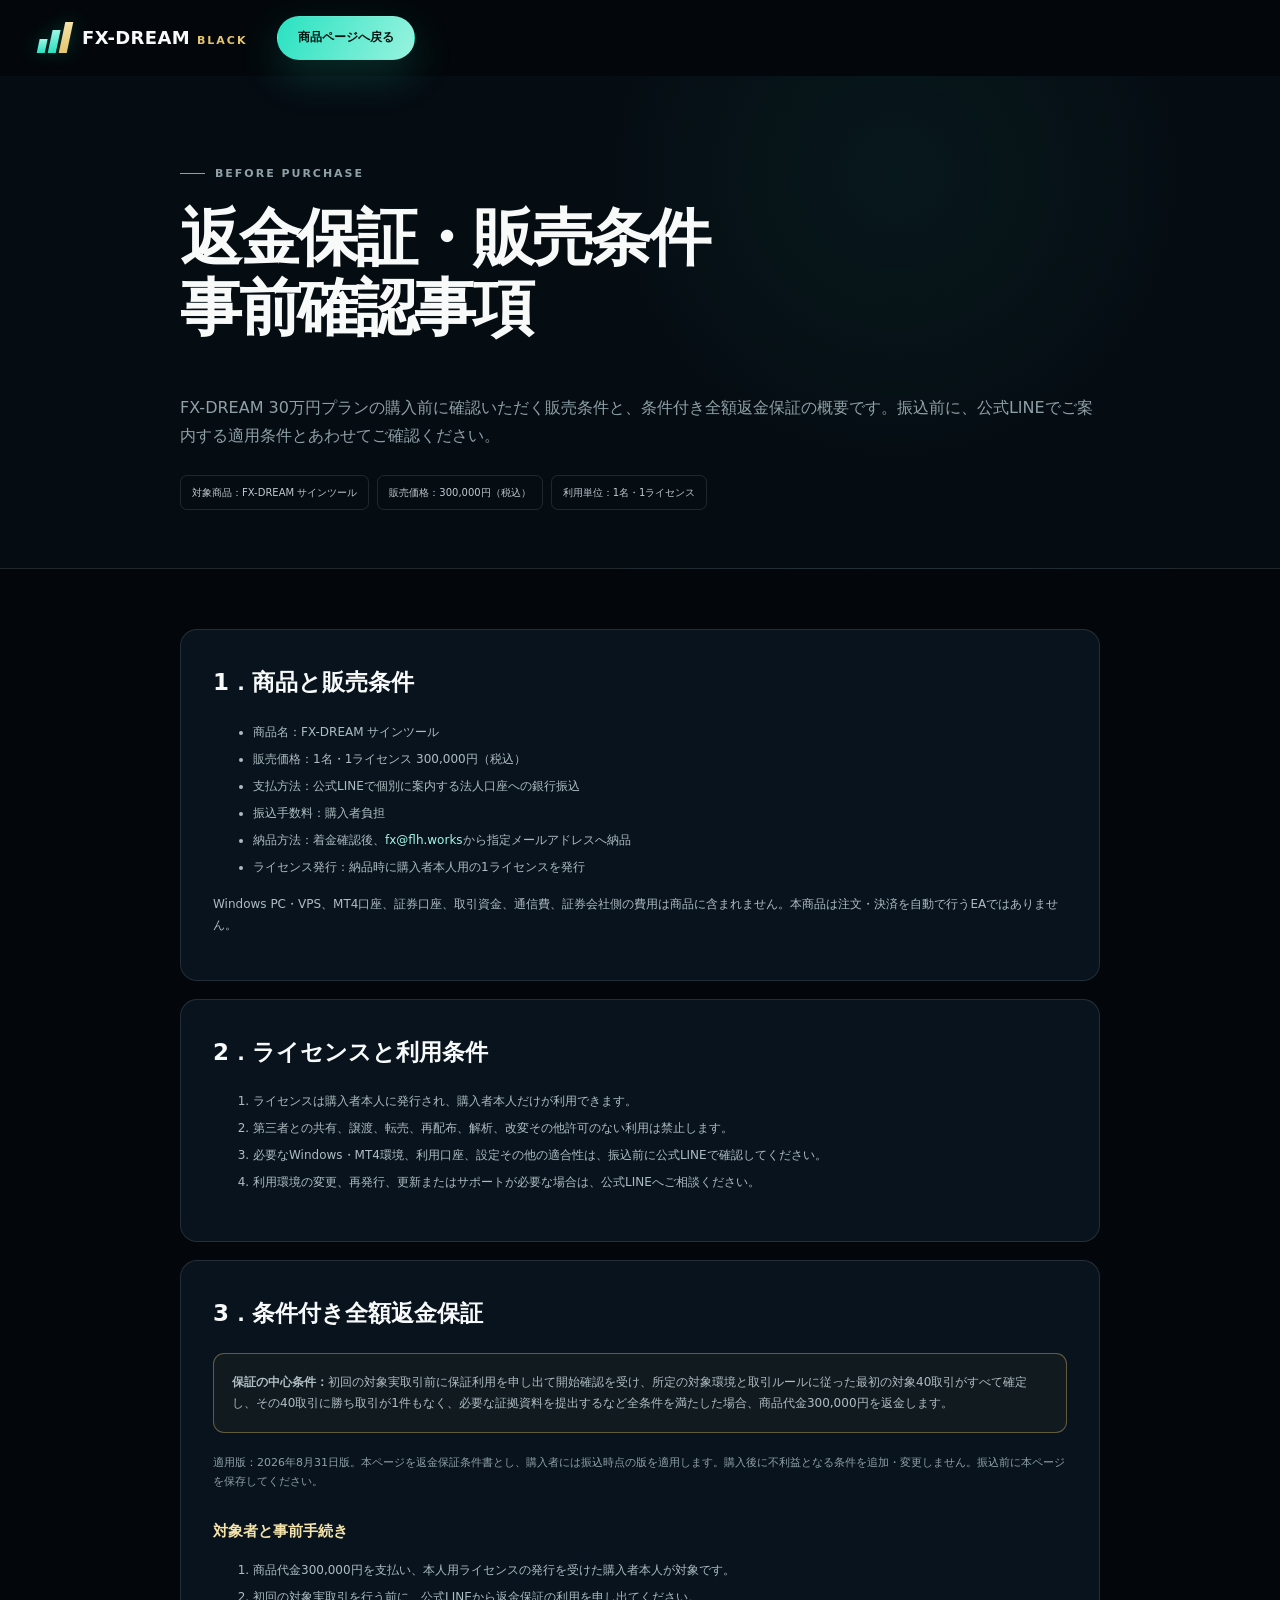
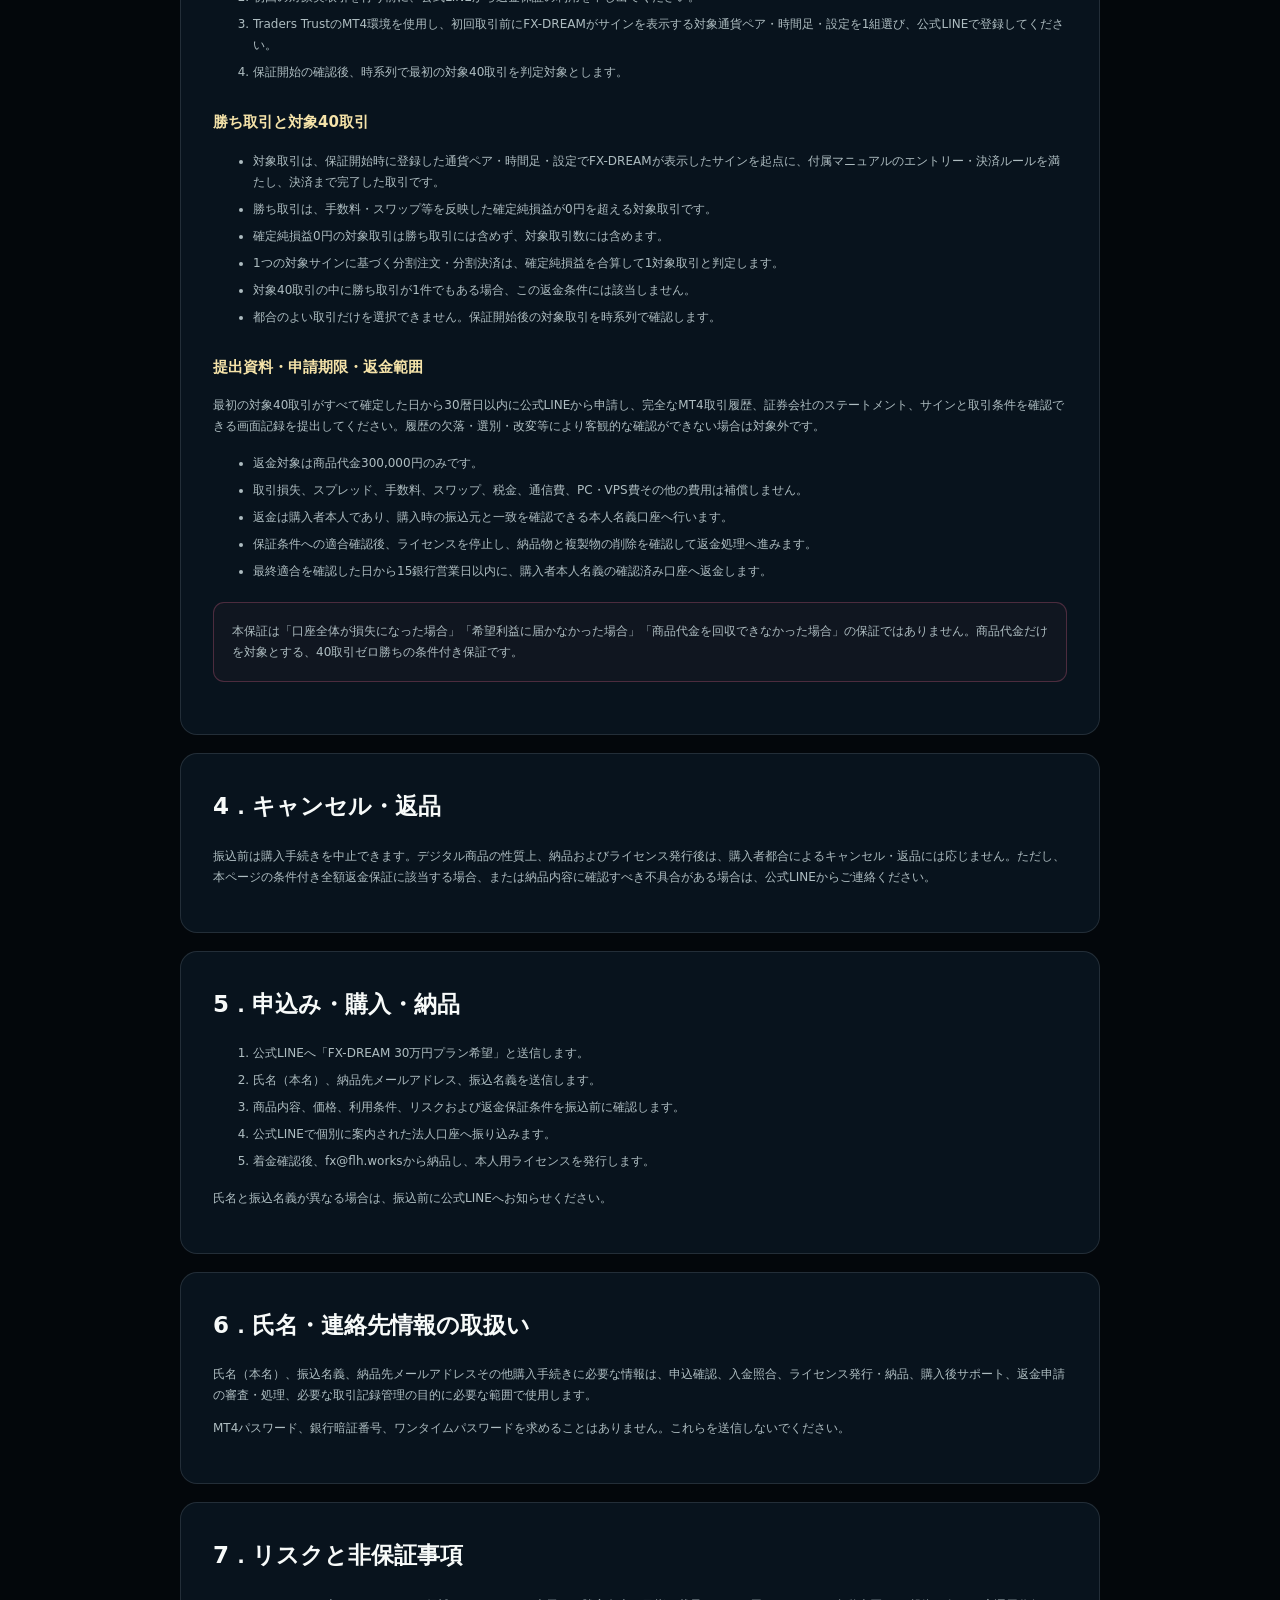
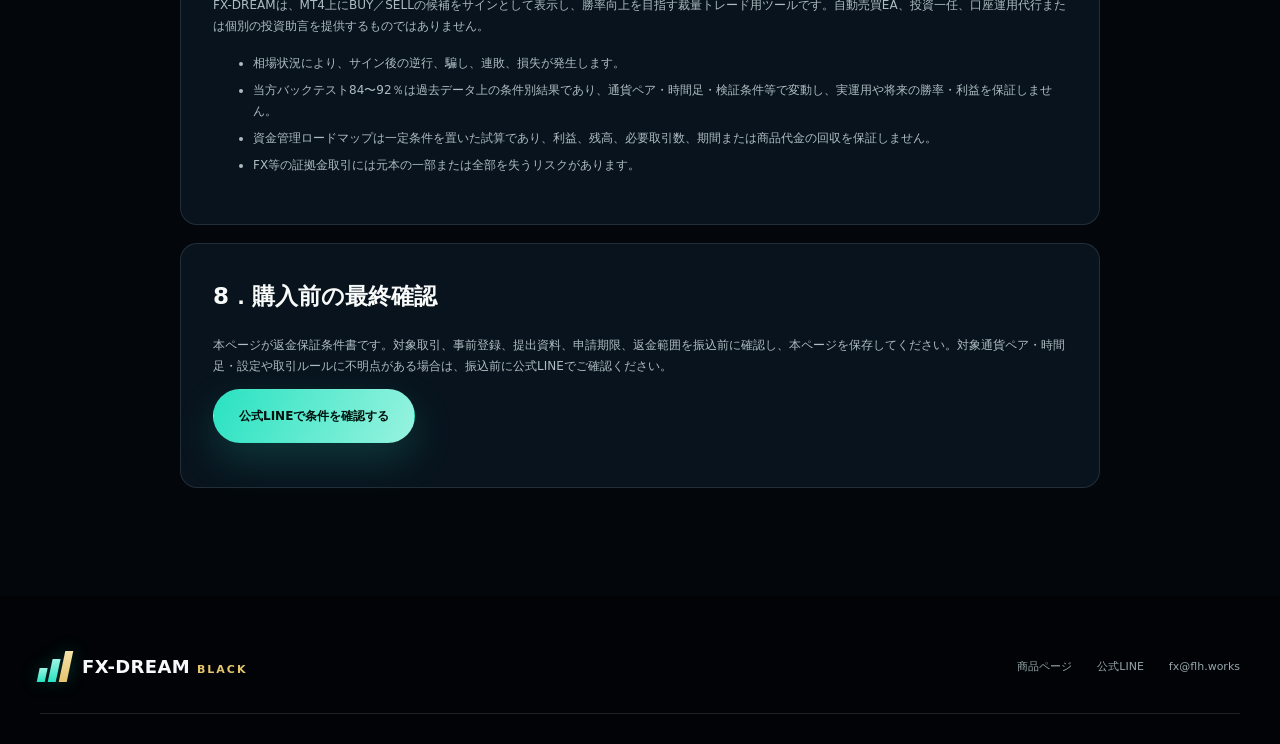
<file: terms.html>
<!doctype html>
<html lang="ja">
<head>
  <meta charset="utf-8">
  <meta name="viewport" content="width=device-width, initial-scale=1, viewport-fit=cover">
  <meta name="robots" content="noindex,nofollow,noarchive,nosnippet">
  <meta name="description" content="FX-DREAM 30万円プランの販売条件、利用条件、条件付き全額返金保証、リスクおよび個人情報の取扱いに関する事前確認事項です。">
  <meta name="theme-color" content="#03070b">
  <title>返金保証・販売条件｜FX-DREAM BLACK</title>
  <link rel="stylesheet" href="assets/css/styles.css?v=20260831-v9">
  <script src="assets/js/main.js?v=20260831-v9" defer></script>
</head>
<body class="terms-page">
  <a class="skip-link" href="#main">本文へ移動</a>
  <header class="site-header is-scrolled" data-header>
    <div class="container header-inner">
      <a class="brand" href="index.html" aria-label="FX-DREAM BLACKへ戻る"><span class="brand-mark" aria-hidden="true"><i></i><i></i><i></i></span><span class="brand-name"><strong>FX-DREAM</strong><em>BLACK</em></span></a>
      <a class="button header-cta" href="index.html">商品ページへ戻る</a>
    </div>
  </header>

  <main class="subpage" id="main">
    <section class="simple-heading">
      <div class="narrow">
        <p class="eyebrow"><span></span>BEFORE PURCHASE</p>
        <h1>返金保証・販売条件<br>事前確認事項</h1>
        <p>FX-DREAM 30万円プランの購入前に確認いただく販売条件と、条件付き全額返金保証の概要です。振込前に、公式LINEでご案内する適用条件とあわせてご確認ください。</p>
        <div class="doc-meta"><span>対象商品：FX-DREAM サインツール</span><span>販売価格：300,000円（税込）</span><span>利用単位：1名・1ライセンス</span></div>
      </div>
    </section>

    <section class="terms-content">
      <div class="narrow">
        <article class="term-card">
          <h2>1．商品と販売条件</h2>
          <ul>
            <li>商品名：FX-DREAM サインツール</li>
            <li>販売価格：1名・1ライセンス 300,000円（税込）</li>
            <li>支払方法：公式LINEで個別に案内する法人口座への銀行振込</li>
            <li>振込手数料：購入者負担</li>
            <li>納品方法：着金確認後、<span class="accent">fx@flh.works</span>から指定メールアドレスへ納品</li>
            <li>ライセンス発行：納品時に購入者本人用の1ライセンスを発行</li>
          </ul>
          <p>Windows PC・VPS、MT4口座、証券口座、取引資金、通信費、証券会社側の費用は商品に含まれません。本商品は注文・決済を自動で行うEAではありません。</p>
        </article>

        <article class="term-card">
          <h2>2．ライセンスと利用条件</h2>
          <ol>
            <li>ライセンスは購入者本人に発行され、購入者本人だけが利用できます。</li>
            <li>第三者との共有、譲渡、転売、再配布、解析、改変その他許可のない利用は禁止します。</li>
            <li>必要なWindows・MT4環境、利用口座、設定その他の適合性は、振込前に公式LINEで確認してください。</li>
            <li>利用環境の変更、再発行、更新またはサポートが必要な場合は、公式LINEへご相談ください。</li>
          </ol>
        </article>

        <article class="term-card">
          <h2>3．条件付き全額返金保証</h2>
          <div class="important-box"><p><strong>保証の中心条件：</strong>初回の対象実取引前に保証利用を申し出て開始確認を受け、所定の対象環境と取引ルールに従った最初の対象40取引がすべて確定し、その40取引に勝ち取引が1件もなく、必要な証拠資料を提出するなど全条件を満たした場合、商品代金300,000円を返金します。</p></div>
          <p class="small muted">適用版：2026年8月31日版。本ページを返金保証条件書とし、購入者には振込時点の版を適用します。購入後に不利益となる条件を追加・変更しません。振込前に本ページを保存してください。</p>

          <h3>対象者と事前手続き</h3>
          <ol>
            <li>商品代金300,000円を支払い、本人用ライセンスの発行を受けた購入者本人が対象です。</li>
            <li>初回の対象実取引を行う前に、公式LINEから返金保証の利用を申し出てください。</li>
            <li>Traders TrustのMT4環境を使用し、初回取引前にFX-DREAMがサインを表示する対象通貨ペア・時間足・設定を1組選び、公式LINEで登録してください。</li>
            <li>保証開始の確認後、時系列で最初の対象40取引を判定対象とします。</li>
          </ol>

          <h3>勝ち取引と対象40取引</h3>
          <ul>
            <li>対象取引は、保証開始時に登録した通貨ペア・時間足・設定でFX-DREAMが表示したサインを起点に、付属マニュアルのエントリー・決済ルールを満たし、決済まで完了した取引です。</li>
            <li>勝ち取引は、手数料・スワップ等を反映した確定純損益が0円を超える対象取引です。</li>
            <li>確定純損益0円の対象取引は勝ち取引には含めず、対象取引数には含めます。</li>
            <li>1つの対象サインに基づく分割注文・分割決済は、確定純損益を合算して1対象取引と判定します。</li>
            <li>対象40取引の中に勝ち取引が1件でもある場合、この返金条件には該当しません。</li>
            <li>都合のよい取引だけを選択できません。保証開始後の対象取引を時系列で確認します。</li>
          </ul>

          <h3>提出資料・申請期限・返金範囲</h3>
          <p>最初の対象40取引がすべて確定した日から30暦日以内に公式LINEから申請し、完全なMT4取引履歴、証券会社のステートメント、サインと取引条件を確認できる画面記録を提出してください。履歴の欠落・選別・改変等により客観的な確認ができない場合は対象外です。</p>
          <ul>
            <li>返金対象は商品代金300,000円のみです。</li>
            <li>取引損失、スプレッド、手数料、スワップ、税金、通信費、PC・VPS費その他の費用は補償しません。</li>
            <li>返金は購入者本人であり、購入時の振込元と一致を確認できる本人名義口座へ行います。</li>
            <li>保証条件への適合確認後、ライセンスを停止し、納品物と複製物の削除を確認して返金処理へ進みます。</li>
            <li>最終適合を確認した日から15銀行営業日以内に、購入者本人名義の確認済み口座へ返金します。</li>
          </ul>
          <div class="ng-box"><p>本保証は「口座全体が損失になった場合」「希望利益に届かなかった場合」「商品代金を回収できなかった場合」の保証ではありません。商品代金だけを対象とする、40取引ゼロ勝ちの条件付き保証です。</p></div>
        </article>

        <article class="term-card">
          <h2>4．キャンセル・返品</h2>
          <p>振込前は購入手続きを中止できます。デジタル商品の性質上、納品およびライセンス発行後は、購入者都合によるキャンセル・返品には応じません。ただし、本ページの条件付き全額返金保証に該当する場合、または納品内容に確認すべき不具合がある場合は、公式LINEからご連絡ください。</p>
        </article>

        <article class="term-card">
          <h2>5．申込み・購入・納品</h2>
          <ol>
            <li>公式LINEへ「FX-DREAM 30万円プラン希望」と送信します。</li>
            <li>氏名（本名）、納品先メールアドレス、振込名義を送信します。</li>
            <li>商品内容、価格、利用条件、リスクおよび返金保証条件を振込前に確認します。</li>
            <li>公式LINEで個別に案内された法人口座へ振り込みます。</li>
            <li>着金確認後、fx@flh.worksから納品し、本人用ライセンスを発行します。</li>
          </ol>
          <p>氏名と振込名義が異なる場合は、振込前に公式LINEへお知らせください。</p>
        </article>

        <article class="term-card">
          <h2>6．氏名・連絡先情報の取扱い</h2>
          <p>氏名（本名）、振込名義、納品先メールアドレスその他購入手続きに必要な情報は、申込確認、入金照合、ライセンス発行・納品、購入後サポート、返金申請の審査・処理、必要な取引記録管理の目的に必要な範囲で使用します。</p>
          <p>MT4パスワード、銀行暗証番号、ワンタイムパスワードを求めることはありません。これらを送信しないでください。</p>
        </article>

        <article class="term-card">
          <h2>7．リスクと非保証事項</h2>
          <p>FX-DREAMは、MT4上にBUY／SELLの候補をサインとして表示し、勝率向上を目指す裁量トレード用ツールです。自動売買EA、投資一任、口座運用代行または個別の投資助言を提供するものではありません。</p>
          <ul>
            <li>相場状況により、サイン後の逆行、騙し、連敗、損失が発生します。</li>
            <li>当方バックテスト84〜92％は過去データ上の条件別結果であり、通貨ペア・時間足・検証条件等で変動し、実運用や将来の勝率・利益を保証しません。</li>
            <li>資金管理ロードマップは一定条件を置いた試算であり、利益、残高、必要取引数、期間または商品代金の回収を保証しません。</li>
            <li>FX等の証拠金取引には元本の一部または全部を失うリスクがあります。</li>
          </ul>
        </article>

        <article class="term-card">
          <h2>8．購入前の最終確認</h2>
          <p>本ページが返金保証条件書です。対象取引、事前登録、提出資料、申請期限、返金範囲を振込前に確認し、本ページを保存してください。対象通貨ペア・時間足・設定や取引ルールに不明点がある場合は、振込前に公式LINEでご確認ください。</p>
          <p><a class="button button-primary" href="https://lin.ee/Pple6nd" target="_blank" rel="noopener noreferrer">公式LINEで条件を確認する</a></p>
        </article>
      </div>
    </section>
  </main>

  <footer class="site-footer">
    <div class="container footer-top"><a class="brand footer-brand" href="index.html"><span class="brand-mark" aria-hidden="true"><i></i><i></i><i></i></span><span class="brand-name"><strong>FX-DREAM</strong><em>BLACK</em></span></a><div class="footer-links"><a href="index.html">商品ページ</a><a href="https://lin.ee/Pple6nd" target="_blank" rel="noopener noreferrer">公式LINE</a><a href="mailto:fx@flh.works">fx@flh.works</a></div></div>
  </footer>
</body>
</html>
</file>
<file: assets/css/styles.css>
:root {
  color-scheme: dark;
  --bg: #03070b;
  --bg-deep: #010307;
  --surface: #08131d;
  --surface-2: #0b1a27;
  --surface-3: #102435;
  --white: #f7faf9;
  --text: #d6dfe1;
  --muted: #8fa0a7;
  --gold: #e5c56e;
  --gold-light: #f5e3a9;
  --cyan: #29e2c1;
  --cyan-light: #a2f7e6;
  --sell: #ff7199;
  --line: rgba(194, 214, 218, .14);
  --line-strong: rgba(194, 214, 218, .26);
  --line-gold: rgba(229, 197, 110, .38);
  --container: 1200px;
  --header: 76px;
  --shadow: 0 34px 100px rgba(0, 0, 0, .48);
}

* { box-sizing: border-box; }
html { scroll-behavior: smooth; scroll-padding-top: calc(var(--header) + 24px); }
body { margin: 0; overflow-x: hidden; color: var(--text); background: var(--bg); font-family: "Noto Sans JP", "Yu Gothic", "Hiragino Kaku Gothic ProN", system-ui, sans-serif; font-size: 16px; line-height: 1.75; -webkit-font-smoothing: antialiased; }
body.modal-open { overflow: hidden; }
img { display: block; max-width: 100%; }
a { color: inherit; text-decoration: none; }
button, input { font: inherit; }
button { color: inherit; }
p, h1, h2, h3, h4 { margin-top: 0; }
.container { width: min(calc(100% - 48px), var(--container)); margin-inline: auto; }
.narrow { width: min(calc(100% - 48px), 920px); margin-inline: auto; }
.section { position: relative; padding: 104px 0; }
.skip-link { position: fixed; top: 10px; left: 10px; z-index: 999; padding: 10px 16px; color: #00110d; background: var(--cyan); border-radius: 8px; transform: translateY(-150%); }
.skip-link:focus { transform: translateY(0); }

.site-header { position: fixed; inset: 0 0 auto; z-index: 100; height: var(--header); border-bottom: 1px solid transparent; transition: background .3s ease, border-color .3s ease, backdrop-filter .3s ease; }
.site-header.is-scrolled { background: rgba(3, 7, 11, .88); border-color: var(--line); backdrop-filter: blur(18px); }
.header-inner { display: flex; align-items: center; height: 100%; gap: 30px; }
.brand { display: inline-flex; align-items: center; gap: 12px; flex: 0 0 auto; }
.brand-mark { position: relative; display: inline-flex; align-items: end; width: 30px; height: 31px; gap: 3px; transform: skew(-12deg); }
.brand-mark i { display: block; width: 8px; background: linear-gradient(180deg, var(--cyan-light), var(--cyan)); box-shadow: 0 0 18px rgba(41, 226, 193, .25); }
.brand-mark i:nth-child(1) { height: 14px; }.brand-mark i:nth-child(2) { height: 23px; }.brand-mark i:nth-child(3) { height: 31px; background: linear-gradient(180deg, var(--gold-light), var(--gold)); }
.brand-name { display: flex; align-items: baseline; gap: 7px; letter-spacing: -.02em; }
.brand-name strong { color: var(--white); font-size: 18px; letter-spacing: .02em; }.brand-name em { color: var(--gold); font: 700 11px/1 system-ui, sans-serif; letter-spacing: .18em; }
.desktop-nav { display: flex; align-items: center; gap: 25px; margin-left: auto; }
.desktop-nav a { color: #bac7ca; font-size: 12px; font-weight: 700; letter-spacing: .04em; transition: color .2s ease; }.desktop-nav a:hover { color: var(--white); }
.button { display: inline-flex; justify-content: center; align-items: center; min-height: 54px; padding: 13px 25px; border: 1px solid transparent; border-radius: 999px; font-weight: 900; line-height: 1.25; text-align: center; cursor: pointer; transition: transform .2s ease, box-shadow .2s ease, border-color .2s ease, color .2s ease; }
.button:hover { transform: translateY(-2px); }
.button-primary, .header-cta { color: #00120e; background: linear-gradient(115deg, var(--cyan), #98f3df); box-shadow: 0 16px 42px rgba(41, 226, 193, .18); }
.button-primary:hover, .header-cta:hover { box-shadow: 0 19px 48px rgba(41, 226, 193, .28); }
.button-primary span, .closing-button span { margin-left: 18px; font-size: 20px; }
.button-outline { color: var(--gold-light); border-color: var(--line-gold); background: rgba(229, 197, 110, .05); }.button-outline:hover { border-color: var(--gold); }
.header-cta { min-height: 44px; padding: 10px 20px; font-size: 12px; white-space: nowrap; }
.text-button { display: inline-flex; align-items: center; gap: 12px; padding: 8px 0; color: var(--white); background: none; border: 0; border-bottom: 1px solid rgba(255,255,255,.35); font-weight: 800; cursor: pointer; }.text-button:hover { color: var(--cyan-light); border-color: var(--cyan); }
.menu-button { display: none; width: 46px; height: 46px; margin-left: auto; background: transparent; border: 1px solid var(--line); border-radius: 50%; cursor: pointer; }.menu-button span { display: block; width: 19px; height: 1px; margin: 5px auto; background: var(--white); transition: transform .2s ease; }
.mobile-nav { display: none; }

.hero { position: relative; display: flex; min-height: 930px; padding: calc(var(--header) + 74px) 0 78px; align-items: center; overflow: hidden; border-bottom: 1px solid var(--line); background: radial-gradient(circle at 72% 42%, rgba(31, 107, 120, .15), transparent 37%), linear-gradient(180deg, #03070b, #06101a 70%, #03080d); }
.hero-grid, .closing-grid { position: absolute; inset: 0; opacity: .26; background-image: linear-gradient(rgba(255,255,255,.035) 1px, transparent 1px), linear-gradient(90deg, rgba(255,255,255,.035) 1px, transparent 1px); background-size: 54px 54px; mask-image: linear-gradient(to bottom, transparent, #000 18%, #000 76%, transparent); }
.hero-orb { position: absolute; border-radius: 50%; filter: blur(2px); pointer-events: none; }.orb-one { width: 520px; height: 520px; right: -150px; top: 120px; border: 1px solid rgba(229,197,110,.12); }.orb-two { width: 310px; height: 310px; right: 250px; bottom: -170px; background: rgba(41,226,193,.05); filter: blur(24px); }
.hero-layout { position: relative; z-index: 2; display: grid; grid-template-columns: minmax(0, .88fr) minmax(560px, 1.12fr); gap: 56px; align-items: center; }
.eyebrow { display: flex; align-items: center; gap: 10px; margin: 0 0 22px; color: var(--cyan-light); font: 800 11px/1.4 system-ui, sans-serif; letter-spacing: .18em; text-transform: uppercase; }.eyebrow > span { width: 25px; height: 1px; background: currentColor; }
.hero h1 { max-width: 600px; margin-bottom: 24px; color: var(--white); font-size: clamp(58px, 5vw, 70px); font-weight: 900; line-height: 1.03; letter-spacing: -.065em; }.hero h1 > span { display: block; white-space: nowrap; }.hero h1 em { color: var(--gold-light); font-style: normal; text-shadow: 0 0 40px rgba(229,197,110,.13); }
.hero-lead { max-width: 610px; margin-bottom: 28px; color: #c4d0d2; font-size: 16px; line-height: 1.9; }.hero-lead strong { color: var(--white); }
.hero-tags { display: flex; flex-wrap: wrap; gap: 7px; margin: -10px 0 24px; }.hero-tags span { padding: 7px 10px; color: #bdd0d2; border: 1px solid var(--line); border-radius: 999px; background: rgba(255,255,255,.02); font-size: 10px; font-weight: 800; }
.hero-actions { display: flex; align-items: center; gap: 20px; margin-bottom: 32px; }.hero-actions .button { min-width: 315px; padding-inline: 21px; white-space: nowrap; font-size: 14px; }.hero-actions .text-button { flex: 0 0 auto; white-space: nowrap; }
.hero-stats { display: grid; grid-template-columns: 1.35fr 1fr .85fr; border-block: 1px solid var(--line); }
.hero-stats > div { display: flex; min-height: 122px; padding: 17px 17px 15px; flex-direction: column; justify-content: center; border-right: 1px solid var(--line); }.hero-stats > div:first-child { padding-left: 0; }.hero-stats > div:last-child { border-right: 0; }
.hero-stats span { color: var(--muted); font-size: 10px; font-weight: 800; letter-spacing: .08em; }.hero-stats strong { color: var(--white); font: 850 clamp(28px, 3vw, 42px)/1.05 system-ui, sans-serif; letter-spacing: -.06em; }.hero-stats strong small { margin-left: 2px; font-size: .45em; font-weight: 800; letter-spacing: 0; }.hero-stats em { color: var(--gold); font-size: 10px; font-style: normal; font-weight: 800; }
.micro-note { max-width: 690px; margin: 13px 0 0; color: #74858c; font-size: 10px; line-height: 1.65; }
.hero-visual { position: relative; padding: 0 0 35px; }
.chart-shell { position: relative; z-index: 2; overflow: hidden; border: 1px solid var(--line-gold); border-radius: 24px; background: #02060b; box-shadow: 0 40px 100px rgba(0,0,0,.55), 0 0 80px rgba(41,226,193,.08); transform: perspective(1200px) rotateY(-2deg); }
.chart-shell::before { position: absolute; inset: 0; z-index: 3; border-radius: inherit; box-shadow: inset 0 0 0 7px rgba(2,6,11,.55); content: ""; pointer-events: none; }
.chart-shell-top { display: flex; height: 46px; padding: 0 18px; align-items: center; gap: 10px; color: var(--muted); border-bottom: 1px solid var(--line); font: 800 10px/1 system-ui, sans-serif; letter-spacing: .15em; }.chart-shell-top em { margin-left: auto; color: var(--gold); font-style: normal; }
.live-dot { width: 7px; height: 7px; background: var(--cyan); border-radius: 50%; box-shadow: 0 0 12px var(--cyan); }
.chart-stage { position: relative; aspect-ratio: 1477 / 950; overflow: hidden; }.chart-stage img { width: 100%; height: 100%; object-fit: contain; }
.chart-shell-bottom { display: grid; grid-template-columns: repeat(3, 1fr); border-top: 1px solid var(--line); }.chart-shell-bottom span { padding: 13px 8px; color: #a6b6bb; border-right: 1px solid var(--line); font-size: 10px; font-weight: 700; text-align: center; }.chart-shell-bottom span:last-child { border-right: 0; }
.signal-pin { position: absolute; z-index: 4; display: flex; align-items: center; gap: 8px; font: 900 9px/1 system-ui, sans-serif; letter-spacing: .12em; }.signal-pin i { display: block; width: 28px; height: 28px; border: 2px solid currentColor; border-radius: 50%; box-shadow: 0 0 0 9px color-mix(in srgb, currentColor 12%, transparent); animation: signal-pulse 2.3s ease-in-out infinite; }.signal-pin b { padding: 6px 8px; color: #020508; border-radius: 4px; }.pin-buy { left: 9.2%; top: 63.5%; color: var(--cyan); }.pin-buy b { background: var(--cyan); }.pin-sell { left: 72%; top: 22.5%; color: var(--sell); }.pin-sell b { background: var(--sell); }
@keyframes signal-pulse { 50% { box-shadow: 0 0 0 15px color-mix(in srgb, currentColor 0%, transparent); } }
.floating-proof { position: absolute; z-index: 5; right: -18px; bottom: 0; display: flex; width: 176px; height: 118px; padding: 18px; flex-direction: column; justify-content: center; border: 1px solid var(--line-gold); border-radius: 18px; background: linear-gradient(145deg, rgba(15,29,39,.98), rgba(4,10,15,.98)); box-shadow: var(--shadow); }.floating-proof span { color: var(--gold); font: 900 9px/1 system-ui, sans-serif; letter-spacing: .16em; }.floating-proof strong { margin: 5px 0 2px; color: var(--white); font: 900 36px/.95 system-ui, sans-serif; letter-spacing: -.06em; }.floating-proof strong small { color: var(--cyan); font-size: .45em; }.floating-proof em { color: var(--muted); font-size: 10px; font-style: normal; }
.hero-bottom-line { position: absolute; bottom: 24px; left: 50%; z-index: 2; color: #65777d; font: 700 9px/1 system-ui, sans-serif; letter-spacing: .18em; transform: translateX(-50%); }.hero-bottom-line::after { display: block; width: 1px; height: 22px; margin: 9px auto -24px; background: var(--line-strong); content: ""; }

.section-heading { margin-bottom: 54px; }.section-heading h2 { margin-bottom: 0; color: var(--white); font-size: clamp(40px, 4.6vw, 60px); font-weight: 900; line-height: 1.16; letter-spacing: -.055em; }.section-heading h2 span { color: var(--gold-light); }.section-heading > p { color: #aebdc1; font-size: 16px; line-height: 1.9; }.split-heading { display: grid; grid-template-columns: minmax(0, 1.1fr) minmax(340px, .7fr); gap: 78px; align-items: end; }.split-heading > p { margin-bottom: 4px; }.center-heading { max-width: 850px; margin-inline: auto; text-align: center; }.center-heading .eyebrow { justify-content: center; }.center-heading > p:last-child { max-width: 670px; margin: 20px auto 0; }
.problem-section { background: linear-gradient(180deg, #050c12, #07131d 52%, #050a0f); }
.pain-grid { display: grid; grid-template-columns: repeat(4, 1fr); border: 1px solid var(--line); border-radius: 22px; overflow: hidden; }
.pain-card { position: relative; min-height: 310px; padding: 32px 27px; border-right: 1px solid var(--line); background: rgba(255,255,255,.015); }.pain-card:last-child { border-right: 0; }.pain-card > span { position: absolute; top: 21px; right: 22px; color: rgba(255,255,255,.08); font: 900 42px/1 system-ui, sans-serif; }.pain-icon { display: grid; width: 48px; height: 48px; margin-bottom: 36px; place-items: center; color: var(--gold); border: 1px solid var(--line-gold); border-radius: 50%; font: 800 20px/1 system-ui, sans-serif; }.pain-card h3 { margin-bottom: 13px; color: var(--white); font-size: 18px; }.pain-card p { margin: 0; color: var(--muted); font-size: 13px; line-height: 1.85; }
.transformation { display: grid; grid-template-columns: .84fr 1.16fr; gap: 64px; margin-top: 28px; padding: 58px 62px; border: 1px solid var(--line-gold); border-radius: 26px; background: radial-gradient(circle at 12% 30%, rgba(229,197,110,.1), transparent 37%), linear-gradient(135deg, #0b1721, #071018); box-shadow: var(--shadow); }.transform-copy h2 { margin: 0; color: var(--white); font-size: clamp(34px, 4vw, 50px); line-height: 1.2; letter-spacing: -.05em; }.benefit-list { border-top: 1px solid var(--line); }.benefit-list > div { display: grid; grid-template-columns: 42px 1fr; gap: 16px; padding: 20px 0; border-bottom: 1px solid var(--line); }.benefit-list i { color: var(--cyan); font: 800 11px/1.8 system-ui, sans-serif; font-style: normal; }.benefit-list p { display: flex; margin: 0; flex-direction: column; }.benefit-list strong { color: var(--white); font-size: 15px; }.benefit-list span { color: var(--muted); font-size: 12px; }

.logic-section { overflow: hidden; background: #020609; }.logic-section::before { position: absolute; top: -200px; left: 50%; width: 850px; height: 550px; border: 1px solid rgba(41,226,193,.08); border-radius: 50%; content: ""; transform: translateX(-50%); }.logic-flow { position: relative; display: grid; grid-template-columns: repeat(3, 1fr); gap: 16px; margin: 0; padding: 0; list-style: none; }.logic-flow li { position: relative; min-height: 255px; padding: 29px; overflow: hidden; border: 1px solid var(--line); border-radius: 20px; background: linear-gradient(145deg, #091721, #040a0e); }.logic-flow li::after { position: absolute; top: 35px; right: -22px; width: 44px; height: 1px; background: var(--gold); content: ""; }.logic-flow li:last-child::after { display: none; }.logic-flow span { color: var(--gold); font: 800 10px/1 system-ui, sans-serif; letter-spacing: .12em; }.logic-flow i { display: block; margin: 27px 0 18px; color: var(--cyan); font: 300 43px/1 system-ui, sans-serif; font-style: normal; }.logic-flow h3 { margin-bottom: 10px; color: var(--white); font-size: 20px; }.logic-flow p { margin: 0; color: var(--muted); font-size: 13px; }.logic-tagline { margin: 28px 0 0; padding: 18px; color: #adbdc0; border: 1px solid var(--line); border-radius: 999px; text-align: center; }.logic-tagline strong { color: var(--gold-light); }

.screens-section { background: linear-gradient(180deg, #06101a, #02060a); }.signal-feature { display: grid; grid-template-columns: minmax(0, 1.16fr) minmax(360px, .84fr); gap: 70px; margin-bottom: 86px; align-items: center; }.signal-feature.reverse { grid-template-columns: minmax(360px, .84fr) minmax(0, 1.16fr); }.signal-feature.reverse .signal-image { order: 2; }.signal-feature.reverse .signal-copy { order: 1; }
.signal-image { position: relative; overflow: hidden; border: 1px solid var(--line-gold); border-radius: 22px; background: #020610; box-shadow: var(--shadow); }.signal-image::after { position: absolute; inset: 0; border: 7px solid rgba(2,6,16,.58); border-radius: inherit; content: ""; pointer-events: none; }.signal-image img { width: 100%; height: auto; max-height: 610px; object-fit: contain; }.signal-image.portrait img { max-height: 650px; }.image-label { position: absolute; top: 20px; left: 20px; z-index: 2; padding: 8px 12px; border: 1px solid currentColor; border-radius: 6px; background: rgba(1,5,12,.83); font: 900 10px/1 system-ui, sans-serif; letter-spacing: .14em; backdrop-filter: blur(10px); }.buy-label { color: var(--cyan); }.sell-label { color: var(--sell); }.both-label { color: var(--gold-light); }
.signal-copy > span { display: block; margin-bottom: 17px; color: var(--gold); font: 800 10px/1 system-ui, sans-serif; letter-spacing: .15em; }.signal-copy h3 { margin-bottom: 20px; color: var(--white); font-size: clamp(34px, 4vw, 51px); line-height: 1.18; letter-spacing: -.05em; }.signal-copy > p { margin-bottom: 23px; color: #aebdc1; font-size: 15px; }.signal-copy ul { margin: 0; padding: 0; list-style: none; }.signal-copy li { position: relative; padding: 11px 0 11px 27px; color: #cbd6d8; border-top: 1px solid var(--line); font-size: 13px; }.signal-copy li:last-child { border-bottom: 1px solid var(--line); }.signal-copy li::before { position: absolute; left: 3px; color: var(--cyan); content: "✓"; }
.gallery-block { margin-top: 110px; padding-top: 48px; border-top: 1px solid var(--line); }.gallery-heading { display: flex; align-items: end; justify-content: space-between; margin-bottom: 24px; }.gallery-heading h3 { margin: 0; color: var(--white); font-size: 30px; letter-spacing: -.03em; }.gallery-heading > p { color: var(--muted); font-size: 11px; }.gallery-grid { display: grid; grid-template-columns: repeat(5, 1fr); gap: 11px; }.gallery-item { position: relative; aspect-ratio: 16/10; padding: 0; overflow: hidden; border: 1px solid var(--line); border-radius: 13px; background: #02050a; cursor: zoom-in; }.gallery-item img { width: 100%; height: 100%; object-fit: cover; transition: transform .4s ease, filter .4s ease; }.gallery-item:hover img { transform: scale(1.04); filter: brightness(1.09); }.gallery-item span { position: absolute; right: 10px; bottom: 10px; padding: 6px 9px; color: var(--white); background: rgba(1,4,8,.78); border-radius: 4px; font: 900 9px/1 system-ui, sans-serif; letter-spacing: .1em; }
.section-note { margin: 22px 0 0; color: #71838a; font-size: 10px; line-height: 1.7; }

.evidence-section { background: radial-gradient(circle at 78% 44%, rgba(41,226,193,.08), transparent 31%), #03080d; }.evidence-layout { display: grid; grid-template-columns: .9fr 1.1fr; gap: 80px; align-items: center; }.evidence-copy h2 { color: var(--white); font-size: clamp(46px, 5vw, 66px); line-height: 1.12; letter-spacing: -.06em; }.evidence-copy h2 span { color: var(--gold-light); }.evidence-copy > p { color: #aebdc1; }.evidence-points { margin-top: 28px; }.evidence-points > div { display: grid; grid-template-columns: 38px 1fr; gap: 14px; padding: 17px 0; border-top: 1px solid var(--line); }.evidence-points > div:last-child { border-bottom: 1px solid var(--line); }.evidence-points i { color: var(--cyan); font: 800 10px/1.8 system-ui, sans-serif; font-style: normal; }.evidence-points p { display: flex; margin: 0; flex-direction: column; }.evidence-points strong { color: var(--white); font-size: 14px; }.evidence-points span { color: var(--muted); font-size: 11px; }
.verification-summary { margin: 24px 0 0; border: 1px solid var(--line); border-radius: 13px; overflow: hidden; }.verification-summary > div { display: grid; grid-template-columns: 92px 1fr; border-bottom: 1px solid var(--line); }.verification-summary > div:last-child { border-bottom: 0; }.verification-summary dt, .verification-summary dd { margin: 0; padding: 10px 13px; font-size: 10px; }.verification-summary dt { color: var(--gold); background: rgba(229,197,110,.04); font-weight: 900; }.verification-summary dd { color: #c5d0d2; }
.score-panel { position: relative; min-height: 500px; padding: 60px; overflow: hidden; border: 1px solid var(--line-gold); border-radius: 30px; background: radial-gradient(circle at 50% 36%, rgba(41,226,193,.12), transparent 45%), linear-gradient(145deg, #0c1c28, #03080c); box-shadow: var(--shadow); }.score-panel::before { position: absolute; inset: 45px; border: 1px solid rgba(229,197,110,.09); border-radius: 50%; content: ""; }.score-kicker { position: relative; color: var(--gold); font: 900 10px/1 system-ui, sans-serif; letter-spacing: .18em; }.score { position: relative; display: flex; margin: 70px 0 15px; align-items: baseline; color: var(--white); font-family: system-ui, sans-serif; }.score strong { font-size: clamp(88px, 9vw, 132px); font-weight: 900; line-height: .72; letter-spacing: -.09em; }.score i { margin: 0 5px; color: var(--gold); font-size: 48px; font-style: normal; }.score em { color: var(--cyan); font-size: 32px; font-style: normal; font-weight: 900; }.score-panel > p { position: relative; color: #d3dddf; font-weight: 800; }.score-line { position: relative; height: 4px; margin: 27px 0 20px; overflow: hidden; background: rgba(255,255,255,.08); }.score-line span { display: block; width: var(--score); height: 100%; background: linear-gradient(90deg, var(--gold), var(--cyan)); }.score-panel small { position: relative; display: block; max-width: 500px; color: #74868d; font-size: 9px; line-height: 1.7; }

.roadmap-section { background: linear-gradient(180deg, #06111a, #08141e 55%, #03080d); }.recovery-story { display: grid; grid-template-columns: .8fr 1.2fr; gap: 52px; margin-bottom: 28px; padding: 48px; border: 1px solid var(--line-gold); border-radius: 24px; background: linear-gradient(135deg, rgba(229,197,110,.1), rgba(6,16,24,.9) 48%, rgba(41,226,193,.06)); }.recovery-intro > span { color: var(--gold); font: 800 10px/1 system-ui, sans-serif; letter-spacing: .15em; }.recovery-intro h3 { margin: 16px 0; color: var(--white); font-size: 29px; line-height: 1.35; letter-spacing: -.04em; }.recovery-intro h3 span { color: var(--cyan); }.recovery-intro p { margin: 0; color: var(--muted); font-size: 12px; }
.milestone-track { display: flex; align-items: center; justify-content: space-between; }.milestone-track > div { display: flex; min-width: 145px; flex-direction: column; }.milestone-track i { color: var(--muted); font: 800 9px/1 system-ui, sans-serif; font-style: normal; letter-spacing: .12em; }.milestone-track strong { margin: 9px 0 2px; color: var(--white); font: 900 28px/1 system-ui, sans-serif; letter-spacing: -.05em; }.milestone-track strong small { margin-left: 3px; font-size: .45em; }.milestone-track span { color: var(--muted); font-size: 10px; }.milestone-track > b { width: 30px; height: 1px; margin: 0 9px; background: var(--line-strong); }.milestone-track .highlight { padding: 20px; border: 1px solid rgba(41,226,193,.4); border-radius: 15px; background: rgba(41,226,193,.055); }.milestone-track .highlight i, .milestone-track .highlight strong { color: var(--cyan-light); }
.roadmap-figure { margin: 0; overflow: hidden; border: 1px solid var(--line); border-radius: 22px; background: #061321; box-shadow: var(--shadow); }.roadmap-figure img { width: 100%; height: auto; }.roadmap-figure figcaption { display: flex; padding: 15px 19px; align-items: center; justify-content: space-between; border-top: 1px solid var(--line); }.roadmap-figure figcaption > span { color: var(--muted); font-size: 11px; font-weight: 700; }
.roadmap-actions { display: flex; margin-top: 20px; padding: 24px 27px; align-items: center; justify-content: space-between; border: 1px solid var(--line); border-radius: 18px; background: rgba(255,255,255,.018); }.roadmap-actions strong { color: var(--white); }.roadmap-actions p { margin: 2px 0 0; color: var(--muted); font-size: 12px; }

.plan-section { background: radial-gradient(circle at 50% 24%, rgba(229,197,110,.08), transparent 34%), #03070b; }.offer-card { max-width: 1040px; margin: 0 auto; overflow: hidden; border: 1px solid var(--line-gold); border-radius: 30px; background: linear-gradient(145deg, #0c1923, #061018); box-shadow: var(--shadow); }.offer-card::before { display: block; height: 3px; background: linear-gradient(90deg, var(--gold), var(--cyan)); content: ""; }.offer-main { display: grid; grid-template-columns: 1fr 1fr; padding: 50px; border-bottom: 1px solid var(--line); }.offer-name { padding-right: 45px; border-right: 1px solid var(--line); }.offer-name > span { color: var(--gold); font: 900 10px/1 system-ui, sans-serif; letter-spacing: .15em; }.offer-name h3 { margin: 18px 0 12px; color: var(--white); font-size: 33px; line-height: 1.25; letter-spacing: -.04em; }.offer-name p { margin: 0; color: var(--muted); font-weight: 700; }.offer-price { display: flex; padding-left: 50px; flex-direction: column; justify-content: center; }.offer-price > span { color: var(--muted); font-size: 11px; }.offer-price strong { color: var(--white); font: 900 clamp(50px, 6vw, 78px)/1 system-ui, sans-serif; letter-spacing: -.07em; }.offer-price strong small { margin-right: 3px; color: var(--gold); font-size: .42em; }.offer-price em { color: var(--gold); font-size: 11px; font-style: normal; font-weight: 700; }.offer-body { display: grid; grid-template-columns: 1.12fr .88fr; }.deliverables { padding: 40px 50px; }.deliverables h4 { color: var(--white); }.deliverables ul { margin: 0; padding: 0; list-style: none; }.deliverables li { display: grid; grid-template-columns: 38px 1fr; gap: 12px; padding: 13px 0; border-top: 1px solid var(--line); }.deliverables li:last-child { border-bottom: 1px solid var(--line); }.deliverables i { color: var(--cyan); font: 800 10px/1.8 system-ui, sans-serif; font-style: normal; }.deliverables li > span { display: flex; flex-direction: column; }.deliverables strong { color: var(--white); font-size: 13px; }.deliverables em { color: var(--muted); font-size: 10px; font-style: normal; }.offer-action { display: flex; padding: 40px; flex-direction: column; justify-content: center; border-left: 1px solid var(--line); background: rgba(0,0,0,.13); }.offer-action p { color: #c2ced0; font-weight: 700; }.wide { width: 100%; }.offer-action small { margin-top: 12px; color: var(--muted); font-size: 9px; text-align: center; }
.guarantee-card { display: grid; grid-template-columns: .7fr 1.3fr; max-width: 1040px; margin: 30px auto 0; overflow: hidden; border: 1px solid var(--line); border-radius: 26px; background: linear-gradient(135deg, #07141d, #04090e); }.guarantee-badge { display: flex; min-height: 420px; padding: 40px; align-items: center; justify-content: center; flex-direction: column; border-right: 1px solid var(--line); background: radial-gradient(circle, rgba(229,197,110,.1), transparent 59%); }.guarantee-badge span { color: var(--gold); font: 900 9px/1 system-ui, sans-serif; letter-spacing: .15em; }.guarantee-badge strong { margin-top: 15px; color: var(--white); font-size: 27px; }.guarantee-copy { padding: 48px; }.guarantee-copy h3 { margin-bottom: 16px; color: var(--white); font-size: 34px; line-height: 1.35; letter-spacing: -.04em; }.guarantee-copy h3 span { color: var(--gold-light); }.guarantee-copy > p:not(.eyebrow) { color: var(--muted); font-size: 13px; }.guarantee-copy ul { display: grid; grid-template-columns: 1fr 1fr; gap: 8px 22px; margin: 22px 0 20px; padding: 0; list-style: none; }.guarantee-copy li { position: relative; padding-left: 18px; color: #c5d0d2; font-size: 11px; }.guarantee-copy li::before { position: absolute; left: 0; color: var(--cyan); content: "✓"; }

.faq-section { background: #050d13; }.faq-list { border-top: 1px solid var(--line); }.faq-list details { border-bottom: 1px solid var(--line); }.faq-list summary { position: relative; display: flex; min-height: 78px; padding: 20px 58px 20px 0; align-items: center; color: var(--white); font-size: 15px; font-weight: 800; cursor: pointer; list-style: none; }.faq-list summary::-webkit-details-marker { display: none; }.faq-list summary span { margin-right: 16px; color: var(--gold); font: 900 16px/1 system-ui, sans-serif; }.faq-list summary i { position: absolute; right: 10px; width: 22px; height: 22px; border: 1px solid var(--line-strong); border-radius: 50%; }.faq-list summary i::before, .faq-list summary i::after { position: absolute; top: 10px; left: 5px; width: 10px; height: 1px; background: var(--cyan); content: ""; }.faq-list summary i::after { transform: rotate(90deg); transition: transform .2s ease; }.faq-list details[open] summary i::after { transform: rotate(0); }.faq-list details > div { padding: 0 58px 23px 34px; }.faq-list details p { margin: 0; color: var(--muted); font-size: 13px; line-height: 1.9; }

.flow-section { background: linear-gradient(180deg, #03080d, #07111a); }.purchase-flow { display: grid; grid-template-columns: repeat(4, 1fr); margin: 0; padding: 0; overflow: hidden; border: 1px solid var(--line); border-radius: 22px; list-style: none; }.purchase-flow li { min-height: 250px; padding: 30px 25px; border-right: 1px solid var(--line); background: rgba(255,255,255,.013); }.purchase-flow li:last-child { border-right: 0; }.purchase-flow li > span { display: grid; width: 41px; height: 41px; margin-bottom: 30px; place-items: center; color: var(--gold); border: 1px solid var(--line-gold); border-radius: 50%; font: 900 10px/1 system-ui, sans-serif; }.purchase-flow h3 { color: var(--white); font-size: 17px; }.purchase-flow p { margin: 0; color: var(--muted); font-size: 12px; }.purchase-flow a { color: var(--cyan-light); }.broker-strip { display: flex; margin-top: 20px; padding: 30px; align-items: center; justify-content: space-between; gap: 30px; border: 1px solid var(--line-gold); border-radius: 18px; background: linear-gradient(135deg, rgba(229,197,110,.055), rgba(41,226,193,.025)); }.broker-info { display: grid; min-width: 0; flex: 1; grid-template-columns: 1fr; }.broker-info > span { color: var(--cyan); font: 800 9px/1 system-ui, sans-serif; letter-spacing: .13em; }.broker-info > strong { margin: 9px 0 18px; color: var(--white); font-size: 21px; }.broker-coverage { display: grid; grid-template-columns: repeat(3, minmax(0, 1fr)); gap: 9px; }.broker-coverage > div { min-height: 78px; padding: 14px; border: 1px solid var(--line); border-radius: 10px; background: rgba(255,255,255,.018); }.broker-coverage b { display: block; margin-bottom: 7px; color: var(--gold-light); font-size: 11px; }.broker-coverage em { display: block; color: #c0cccf; font-size: 10px; font-style: normal; line-height: 1.55; }.broker-timeframes { display: flex; margin: 13px 0 0 !important; align-items: baseline; gap: 12px; color: var(--muted); font-size: 10px !important; }.broker-timeframes b { flex: 0 0 auto; color: var(--cyan); font: 800 9px/1 system-ui, sans-serif; letter-spacing: .11em; }.broker-timeframes span { color: #b8c6c9; font-size: 10px; letter-spacing: .03em; }.broker-info > small { margin-top: 9px; color: #72858b; font-size: 9px; line-height: 1.65; }.broker-strip > .button { flex: 0 0 auto; }

.closing { position: relative; min-height: 800px; display: flex; padding: 110px 0; align-items: center; overflow: hidden; border-block: 1px solid var(--line-gold); background: radial-gradient(circle at 50% 42%, rgba(41,226,193,.13), transparent 35%), radial-gradient(circle at 50% 46%, rgba(229,197,110,.08), transparent 54%), #02060a; }.closing::before { position: absolute; left: 50%; width: 680px; height: 680px; border: 1px solid rgba(229,197,110,.12); border-radius: 50%; content: ""; transform: translateX(-50%); }.closing-inner { position: relative; z-index: 2; text-align: center; }.closing-inner .eyebrow { justify-content: center; }.closing h2 { margin-bottom: 22px; color: var(--white); font-size: clamp(58px, 7vw, 88px); line-height: 1.05; letter-spacing: -.065em; }.closing-inner > p:not(.eyebrow) { color: #c7d2d4; font-size: 19px; }.closing-price { display: flex; margin: 31px auto 23px; align-items: center; justify-content: center; flex-direction: column; }.closing-price span, .closing-price em { color: var(--muted); font-size: 11px; font-style: normal; }.closing-price strong { color: var(--gold-light); font: 900 54px/1 system-ui, sans-serif; letter-spacing: -.06em; }.closing-price small { margin-left: 5px; color: var(--white); font-size: .3em; letter-spacing: 0; }.closing-button { min-width: 330px; }.closing-inner > small { display: block; margin-top: 13px; color: var(--muted); font-size: 10px; }

.site-footer { padding: 55px 0 30px; background: #010306; }.footer-top { display: flex; align-items: center; justify-content: space-between; padding-bottom: 30px; border-bottom: 1px solid var(--line); }.footer-links { display: flex; gap: 25px; color: #96a7ac; font-size: 11px; }.footer-links a:hover { color: var(--white); }.risk-note { padding-block: 27px; }.risk-note p { margin: 0; color: #64767d; font-size: 9px; line-height: 1.75; }.copyright { display: flex; justify-content: space-between; padding-top: 22px; color: #56686f; border-top: 1px solid var(--line); font: 700 9px/1 system-ui, sans-serif; letter-spacing: .12em; }

.image-modal { position: fixed; inset: 0; z-index: 300; display: grid; padding: 54px 24px 24px; place-items: center; background: rgba(0,3,7,.94); backdrop-filter: blur(15px); }.image-modal[hidden] { display: none; }.modal-content { display: flex; max-width: min(1280px, 94vw); max-height: 88vh; align-items: center; flex-direction: column; }.modal-content img { max-width: 100%; max-height: calc(88vh - 52px); object-fit: contain; border: 1px solid var(--line-gold); box-shadow: var(--shadow); }.modal-content p { margin: 13px 0 0; color: var(--text); font-size: 12px; }.modal-close { position: absolute; top: 17px; right: 21px; display: grid; width: 42px; height: 42px; padding: 0; place-items: center; color: var(--white); border: 1px solid var(--line-strong); border-radius: 50%; background: rgba(255,255,255,.04); font-size: 25px; cursor: pointer; }
.mobile-fixed-cta { display: none; }
.reveal { opacity: 0; transform: translateY(20px); transition: opacity .72s ease, transform .72s ease; transition-delay: var(--delay, 0ms); }.reveal.is-visible { opacity: 1; transform: none; }
:focus-visible { outline: 2px solid var(--cyan); outline-offset: 4px; }

/* Terms page */
.subpage { padding-top: var(--header); }.simple-heading { padding: 90px 0 58px; border-bottom: 1px solid var(--line); background: radial-gradient(circle at 70% 20%, rgba(41,226,193,.06), transparent 32%), #050c12; }.simple-heading h1 { color: var(--white); font-size: clamp(42px, 5vw, 62px); line-height: 1.12; letter-spacing: -.055em; }.simple-heading > .narrow > p { color: var(--muted); }.doc-meta { display: flex; flex-wrap: wrap; gap: 8px; margin-top: 25px; }.doc-meta span { padding: 8px 11px; color: #becacd; border: 1px solid var(--line); border-radius: 7px; font-size: 10px; }.terms-content { padding: 60px 0 90px; }.term-card { margin-bottom: 18px; padding: 32px; border: 1px solid var(--line); border-radius: 17px; background: var(--surface); }.term-card h2 { color: var(--white); font-size: 23px; }.term-card h3 { margin-top: 26px; color: var(--gold-light); font-size: 15px; }.term-card p, .term-card li { color: #aebdc1; font-size: 12px; }.term-card li + li { margin-top: 6px; }.important-box, .ng-box { margin: 20px 0; padding: 18px; border: 1px solid var(--line-gold); border-radius: 11px; background: rgba(229,197,110,.04); }.ng-box { border-color: rgba(255,113,153,.25); background: rgba(255,113,153,.035); }.important-box p, .ng-box p { margin: 0; }.accent { color: var(--cyan-light); }.small { font-size: 11px !important; }.muted { color: var(--muted) !important; }

@media (min-width: 841px) {
  .transformation { grid-template-columns: 1.16fr .84fr; gap: 56px; }
  .transform-copy h2 { font-size: clamp(32px, 3.8vw, 46px); }
  #roadmap-title { font-size: clamp(40px, 4.2vw, 54px); }
}

@media (max-width: 1100px) {
  .desktop-nav { display: none; }
  .header-cta { margin-left: auto; }
  .menu-button { display: block; margin-left: 12px; }
  .mobile-nav { position: absolute; inset: var(--header) 0 auto; display: grid; max-height: 0; overflow: hidden; background: rgba(3,7,11,.97); transition: max-height .3s ease; }.mobile-nav.is-open { max-height: 440px; border-bottom: 1px solid var(--line); }.mobile-nav a { padding: 14px 24px; color: #cbd5d7; border-top: 1px solid var(--line); font-size: 13px; font-weight: 700; }
  .menu-button[aria-expanded="true"] span:first-child { transform: translateY(3px) rotate(45deg); }.menu-button[aria-expanded="true"] span:last-child { transform: translateY(-3px) rotate(-45deg); }
  .hero { min-height: auto; padding-top: calc(var(--header) + 60px); }
  .hero-layout { grid-template-columns: 1fr; gap: 55px; }
  .hero-copy { max-width: 780px; }.hero-visual { width: min(100%, 820px); margin: 0 auto; }
  .hero h1 { max-width: none; }
  .pain-grid { grid-template-columns: 1fr 1fr; }.pain-card:nth-child(2) { border-right: 0; }.pain-card:nth-child(-n+2) { border-bottom: 1px solid var(--line); }
  .signal-feature, .signal-feature.reverse { gap: 45px; grid-template-columns: 1fr 1fr; }
  .score-panel { padding: 45px; }
  .milestone-track { flex-wrap: wrap; gap: 12px; }.milestone-track > b { display: none; }
}

@media (max-width: 840px) {
  :root { --header: 66px; }
  .container, .narrow { width: min(calc(100% - 34px), var(--container)); }
  .section { padding: 76px 0; }
  .header-cta { display: none; }.terms-page .header-cta { display: inline-flex; min-height: 40px; padding: 8px 14px; }.menu-button { margin-left: auto; }
  .hero { min-height: auto; padding: calc(var(--header) + 45px) 0 72px; }.hero-layout { gap: 45px; }.hero h1 { font-size: clamp(50px, 10vw, 68px); }.hero-stats { grid-template-columns: 1.25fr 1fr 1fr; }
  .split-heading, .transformation, .evidence-layout, .recovery-story, .offer-body, .guarantee-card { grid-template-columns: 1fr; gap: 34px; }.split-heading { align-items: start; }.section-heading { margin-bottom: 40px; }
  .transformation { padding: 40px; }.logic-flow { grid-template-columns: 1fr; }.logic-flow li::after { display: none; }.logic-flow li { min-height: auto; }
  .signal-feature, .signal-feature.reverse { grid-template-columns: 1fr; gap: 30px; margin-bottom: 65px; }.signal-feature.reverse .signal-image, .signal-feature.reverse .signal-copy { order: initial; }.signal-image img, .signal-image.portrait img { max-height: 620px; }
  .gallery-grid { grid-template-columns: repeat(3, 1fr); }
  .evidence-layout { gap: 44px; }.score-panel { min-height: 430px; }
  .offer-main { padding: 38px; }.offer-body { gap: 0; }.offer-action { border-top: 1px solid var(--line); border-left: 0; }.guarantee-badge { min-height: 180px; border-right: 0; border-bottom: 1px solid var(--line); }.guarantee-copy { padding: 38px; }
  .purchase-flow { grid-template-columns: 1fr 1fr; }.purchase-flow li:nth-child(2) { border-right: 0; }.purchase-flow li:nth-child(-n+2) { border-bottom: 1px solid var(--line); }
  .broker-strip { align-items: stretch; flex-direction: column; gap: 25px; }.broker-strip > .button { align-self: flex-start; }
  .footer-top { align-items: flex-start; flex-direction: column; gap: 25px; }.footer-links { flex-wrap: wrap; }
}

@media (max-width: 600px) {
  body { padding-bottom: 73px; font-size: 15px; }
  .terms-page { padding-bottom: 0; }
  .container, .narrow { width: calc(100% - 28px); }
  .section { padding: 61px 0; }
  .brand-name strong { font-size: 16px; }.brand-name em { font-size: 9px; }
  .hero { padding: calc(var(--header) + 34px) 0 56px; }.hero-copy { display: flex; flex-direction: column; }.hero-copy .eyebrow { order: 0; }.hero h1 { order: 1; margin-bottom: 20px; font-size: clamp(44px, 13.6vw, 58px); }.hero-lead { order: 2; font-size: 14px; }.hero-tags { order: 3; margin: -5px 0 19px; }.hero-stats { order: 4; grid-template-columns: 1fr 1fr; margin-top: 6px; }.hero-stats > div { min-height: 96px; padding: 13px 12px; border-bottom: 1px solid var(--line); }.hero-stats > div:first-child { grid-column: 1/3; padding-left: 12px; }.hero-stats > div:nth-child(2) { border-bottom: 0; }.hero-stats > div:last-child { border-bottom: 0; }.hero-stats strong { font-size: 34px; }.hero-actions { order: 5; margin: 25px 0 15px; align-items: stretch; flex-direction: column; gap: 8px; }.hero-actions .button { min-width: 0; width: 100%; }.hero-actions .text-button { align-self: center; }.micro-note { order: 6; font-size: 9px; }.hero-layout { gap: 36px; }.hero-visual { padding-bottom: 22px; }.chart-shell { border-radius: 16px; transform: none; }.chart-shell-top { height: 39px; padding: 0 11px; font-size: 8px; }.chart-shell-bottom span { padding: 10px 4px; font-size: 8px; }.floating-proof { right: 8px; bottom: 0; width: 128px; height: 88px; padding: 12px; }.floating-proof strong { font-size: 27px; }.signal-pin i { width: 21px; height: 21px; }.signal-pin b { padding: 4px 6px; font-size: 7px; }.hero-bottom-line { display: none; }
  .section-heading h2 { font-size: clamp(34px, 10.2vw, 44px); }.section-heading > p { font-size: 14px; }.split-heading { gap: 22px; }.eyebrow { margin-bottom: 16px; font-size: 9px; }
  .pain-grid { grid-template-columns: 1fr; }.pain-card { min-height: 0; padding: 27px 23px; border-right: 0; border-bottom: 1px solid var(--line); }.pain-card:last-child { border-bottom: 0; }.pain-card:nth-child(-n+2) { border-bottom: 1px solid var(--line); }.pain-icon { margin-bottom: 22px; }
  .transformation { gap: 29px; padding: 30px 23px; }.transform-copy h2 { font-size: 34px; }.benefit-list > div { grid-template-columns: 31px 1fr; }
  .logic-tagline { padding: 15px 18px; border-radius: 16px; font-size: 12px; }
  .signal-copy h3 { font-size: 34px; }.signal-image, .signal-image.portrait { max-height: none; }.signal-image img, .signal-image.portrait img { max-height: none; }.image-label { top: 13px; left: 13px; }.gallery-block { margin-top: 70px; }.gallery-heading { align-items: flex-start; flex-direction: column; }.gallery-heading > p { margin: 8px 0 0; }.gallery-grid { display: flex; margin-right: -14px; overflow-x: auto; scroll-snap-type: x mandatory; scrollbar-width: none; }.gallery-item { min-width: 78%; scroll-snap-align: start; }.gallery-grid::-webkit-scrollbar { display: none; }
  .score-panel { min-height: 365px; padding: 32px 23px; }.score { margin-top: 60px; }.score strong { font-size: 79px; }.score i { font-size: 32px; }.score em { font-size: 24px; }
  .recovery-story { padding: 28px 22px; }.recovery-intro h3 { font-size: 25px; }.milestone-track { display: grid; grid-template-columns: 1fr 1fr; }.milestone-track > div { min-width: 0; }.milestone-track > div:last-child { grid-column: 1/3; }.milestone-track strong { font-size: 25px; }.roadmap-figure { overflow-x: auto; }.roadmap-figure img { width: 760px; max-width: none; }.roadmap-figure figcaption { position: sticky; left: 0; width: calc(100vw - 30px); }.roadmap-actions { align-items: stretch; flex-direction: column; gap: 18px; }.roadmap-actions .button { width: 100%; }
  .offer-card { border-radius: 20px; }.offer-main { grid-template-columns: 1fr; padding: 31px 23px; }.offer-name { padding: 0 0 26px; border-right: 0; border-bottom: 1px solid var(--line); }.offer-name h3 { font-size: 29px; }.offer-price { padding: 27px 0 0; }.offer-price strong { font-size: 56px; }.deliverables, .offer-action { padding: 29px 23px; }.guarantee-copy { padding: 30px 23px; }.guarantee-copy h3 { font-size: 29px; }.guarantee-copy ul { grid-template-columns: 1fr; }.guarantee-badge { min-height: 145px; }
  .faq-list summary { min-height: 70px; padding-right: 43px; font-size: 13px; line-height: 1.6; }.faq-list summary span { margin-right: 10px; }.faq-list summary i { right: 2px; }.faq-list details > div { padding: 0 37px 21px 26px; }
  .purchase-flow { grid-template-columns: 1fr; }.purchase-flow li { min-height: 0; padding: 25px 22px; border-right: 0; border-bottom: 1px solid var(--line); }.purchase-flow li:last-child { border-bottom: 0; }.purchase-flow li > span { margin-bottom: 20px; }.broker-strip { padding: 24px 20px; }.broker-info > strong { font-size: 19px; line-height: 1.45; }.broker-coverage { grid-template-columns: 1fr; }.broker-coverage > div { min-height: 0; }.broker-timeframes { align-items: flex-start; flex-direction: column; gap: 7px; }.broker-timeframes span { line-height: 1.65; }.broker-strip .button { width: 100%; }
  .closing { min-height: 690px; padding: 85px 0; }.closing::before { width: 470px; height: 470px; }.closing h2 { font-size: clamp(48px, 14vw, 65px); }.closing-inner > p:not(.eyebrow) { font-size: 16px; }.closing-price strong { font-size: 43px; }.closing-button { min-width: 0; width: 100%; }
  .footer-links { display: grid; grid-template-columns: 1fr 1fr; width: 100%; gap: 13px; }.copyright { gap: 15px; font-size: 8px; }
  .mobile-fixed-cta { position: fixed; inset: auto 0 0; z-index: 150; display: grid; grid-template-columns: auto 1fr; min-height: 73px; padding: 9px 13px calc(9px + env(safe-area-inset-bottom)); align-items: center; gap: 12px; color: var(--white); border-top: 1px solid var(--line-gold); background: rgba(2,6,10,.97); backdrop-filter: blur(14px); }.mobile-fixed-cta span { color: var(--gold); font: 800 9px/1 system-ui, sans-serif; letter-spacing: .1em; }.mobile-fixed-cta strong { padding: 13px 14px; color: #00120e; background: linear-gradient(110deg, var(--cyan), #93efdb); border-radius: 999px; font-size: 13px; text-align: center; }
  .simple-heading { padding: 62px 0 42px; }.simple-heading h1 { font-size: 39px; }.term-card { padding: 23px 20px; }.doc-meta { flex-direction: column; }
}

@media (prefers-reduced-motion: reduce) {
  *, *::before, *::after { scroll-behavior: auto !important; animation-duration: .001ms !important; animation-iteration-count: 1 !important; transition-duration: .001ms !important; }
  .reveal { opacity: 1; transform: none; }
}
</file>
